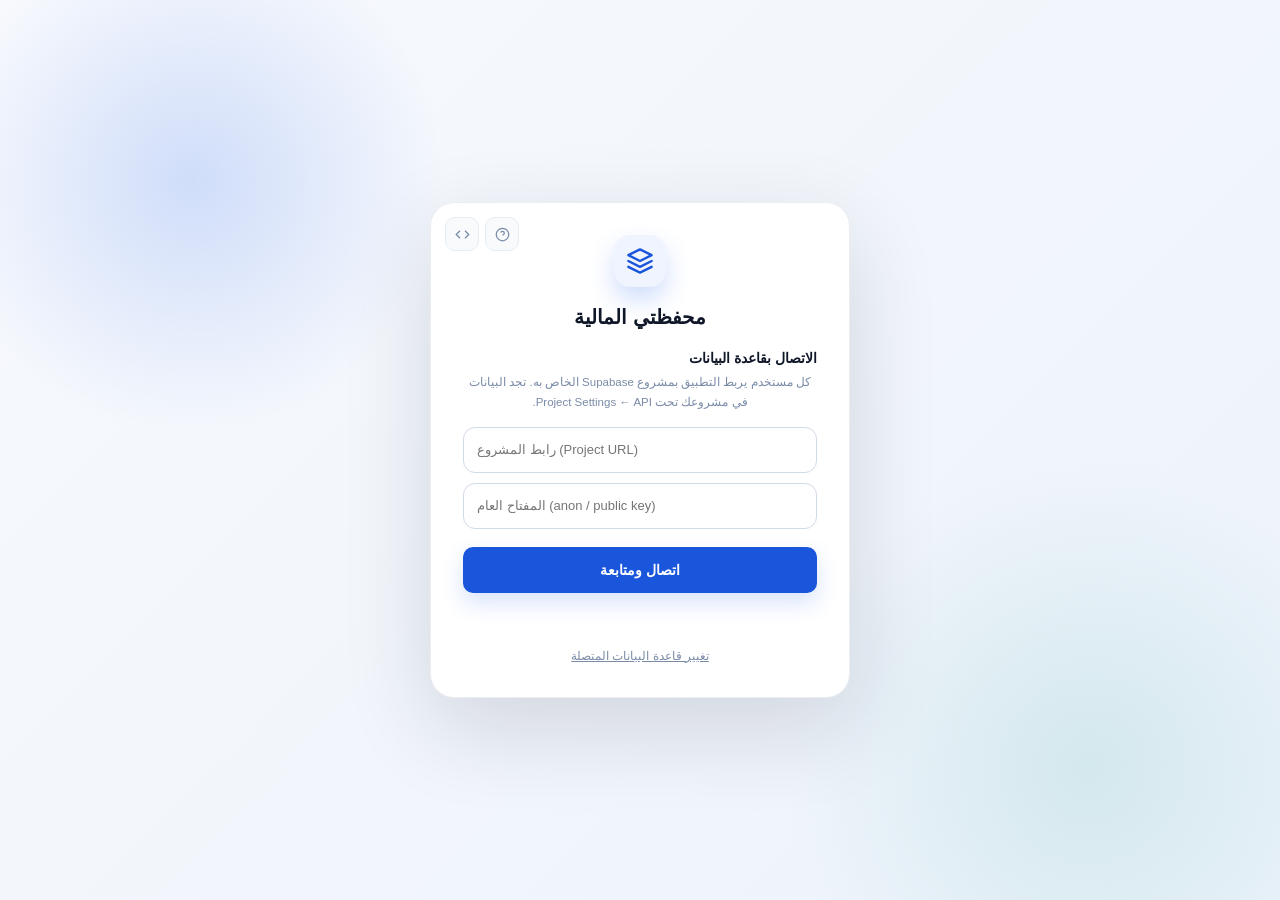
<file: index.html>
<!DOCTYPE html>
<html lang="ar" dir="rtl">
<head>
<meta charset="UTF-8">
<meta name="viewport" content="width=device-width, initial-scale=1.0, viewport-fit=cover">
<title>محفظتي — Portfolio Pro</title>
<meta name="description" content="نظام إدارة المحفظة المالية الشخصية — أسهم، معادن، شهادات، ديون، أقساط، زكاة، ضرائب">
<link rel="manifest" href="manifest.json">
<meta name="theme-color" content="#1a56db" media="(prefers-color-scheme: light)">
<meta name="theme-color" content="#0f1729" media="(prefers-color-scheme: dark)">
<meta name="color-scheme" content="light dark">
<link rel="icon" type="image/svg+xml" href="icon.svg">
<link rel="apple-touch-icon" href="apple-touch-icon.png">
<meta name="apple-mobile-web-app-capable" content="yes">
<meta name="apple-mobile-web-app-status-bar-style" content="black-translucent">
<meta name="apple-mobile-web-app-title" content="محفظتي">
<meta name="mobile-web-app-capable" content="yes">
<script src="vendor/supabase-js-2.118.0.umd.js" integrity="sha384-TcHRA3zBbn+Lexh5n+Oil4guNPOS3rjNDpGRAN46u/s/mB2IZ50ceC6TYDU2yvgK" crossorigin="anonymous"></script>
<link rel="stylesheet" href="style.css">
</head>
<body>

<!-- ══════════════════════════════════════════════
     AUTH GATE
══════════════════════════════════════════════ -->
<div class="auth-gate" id="auth-gate">
  <div class="auth-box">

    <!-- زرين المساعدة والـ SQL في شاشة الاتصال -->
    <div class="auth-top-actions">
      <button onclick="openHelpModal()" title="دليل الاستخدام">
        <svg viewBox="0 0 24 24"><circle cx="12" cy="12" r="10"/><path d="M9.09 9a3 3 0 015.83 1c0 2-3 3-3 3"/><line x1="12" y1="17" x2="12.01" y2="17"/></svg>
      </button>
      <button onclick="openSqlModal()" title="كود قاعدة البيانات">
        <svg viewBox="0 0 24 24"><polyline points="16 18 22 12 16 6"/><polyline points="8 6 2 12 8 18"/></svg>
      </button>
    </div>

    <div class="auth-logo">
      <svg viewBox="0 0 24 24" fill="none" stroke="currentColor" stroke-width="2" stroke-linecap="round" stroke-linejoin="round">
        <path d="M12 2L2 7l10 5 10-5-10-5z"/>
        <path d="M2 17l10 5 10-5"/>
        <path d="M2 12l10 5 10-5"/>
      </svg>
    </div>
    <h1>محفظتي المالية</h1>

    <div id="auth-step-connect">
      <h2 style="margin-top:14px">الاتصال بقاعدة البيانات</h2>
      <p class="auth-hint">كل مستخدم يربط التطبيق بمشروع Supabase الخاص به. تجد البيانات في مشروعك تحت Project Settings ← API.</p>
      <input id="conn-url" placeholder="رابط المشروع (Project URL)" style="direction:ltr;text-align:left" autocomplete="off">
      <input id="conn-key" placeholder="المفتاح العام (anon / public key)" style="direction:ltr;text-align:left" autocomplete="off">
      <button class="auth-submit" onclick="connectSupabase()">اتصال ومتابعة</button>
      <div class="auth-error" id="conn-error"></div>
    </div>

    <div id="auth-step-login" class="hidden">
      <div class="auth-tabs">
        <button id="auth-tab-login" class="active" onclick="setAuthTab('login')">تسجيل الدخول</button>
        <button id="auth-tab-signup" onclick="setAuthTab('signup')">حساب جديد</button>
      </div>
      <form id="auth-form-login" onsubmit="return false">
        <input id="login-email" type="email" placeholder="البريد الإلكتروني" autocomplete="username">
        <input id="login-password" type="password" placeholder="كلمة المرور" autocomplete="current-password">
        <button class="auth-submit" onclick="doLogin()" type="button">دخول</button>
      </form>
      <form id="auth-form-signup" class="hidden" onsubmit="return false">
        <input id="signup-username" placeholder="اسم المستخدم" autocomplete="off">
        <input id="signup-email" type="email" placeholder="البريد الإلكتروني" autocomplete="username">
        <input id="signup-password" type="password" placeholder="كلمة المرور (6 أحرف على الأقل)" autocomplete="new-password">
        <input id="signup-password2" type="password" placeholder="تأكيد كلمة المرور" autocomplete="new-password">
        <button class="auth-submit" onclick="doSignup()">إنشاء الحساب</button>
      </div>
      <div class="auth-error" id="auth-error"></div>
      <div class="auth-link" onclick="disconnectSupabase()">تغيير قاعدة البيانات المتصلة</div>
    </div>

    <div id="auth-loading" class="hidden">
      <div class="auth-spinner"></div>
      <p style="text-align:center;font-size:12px;color:var(--muted)">جاري التحقق...</p>
    </div>
  </div>
</div>

<div class="app hidden" id="main-app">
<!-- ========== SIDEBAR ========== -->
<div class="sidebar-wrap">
<div class="sidebar" id="sidebar">
  <div class="sidebar-header">
    <div class="logo-icon">
      <svg viewBox="0 0 24 24"><path d="M12 2L2 7l10 5 10-5-10-5z"/><path d="M2 17l10 5 10-5"/><path d="M2 12l10 5 10-5"/></svg>
    </div>
    <div class="logo-text">
      <div class="logo-title">محفظتي</div>
      <div class="logo-sub">Portfolio Pro</div>
    </div>
  </div>

  <!-- ═══ الرئيسية ═══ -->
  <div class="nav-section">
    <div class="nav-label">الرئيسية</div>
    <div class="nav-item active" data-page="dashboard" onclick="nav('dashboard')">
      <div class="nav-icon"><svg viewBox="0 0 24 24"><rect x="3" y="3" width="7" height="7" rx="1"/><rect x="14" y="3" width="7" height="7" rx="1"/><rect x="3" y="14" width="7" height="7" rx="1"/><rect x="14" y="14" width="7" height="7" rx="1"/></svg></div>
      <span class="nav-text">لوحة التحكم</span>
      <span class="nav-badge" id="nb-dash" style="display:none">0</span>
    </div>
  </div>

  <!-- ═══ الحسابات ═══ -->
  <div class="nav-section">
    <div class="nav-label">الحسابات</div>
    <div class="nav-item" data-page="banks" onclick="nav('banks')">
      <div class="nav-icon"><svg viewBox="0 0 24 24"><path d="M3 9l9-7 9 7v11a2 2 0 01-2 2H5a2 2 0 01-2-2z"/><polyline points="9 22 9 12 15 12 15 22"/></svg></div>
      <span class="nav-text">الحسابات البنكية</span>
    </div>
  </div>

  <!-- ═══ الاستثمارات ═══ -->
  <div class="nav-section">
    <div class="nav-label">الاستثمارات</div>
    <div class="nav-item" data-page="stocks" onclick="nav('stocks')">
      <div class="nav-icon"><svg viewBox="0 0 24 24"><polyline points="22 7 13.5 15.5 8.5 10.5 2 17"/><polyline points="16 7 22 7 22 13"/></svg></div>
      <span class="nav-text">الأسهم والصناديق</span>
    </div>
    <div class="nav-item" data-page="metals" onclick="nav('metals')">
      <div class="nav-icon"><svg viewBox="0 0 24 24"><polygon points="12 2 15.09 8.26 22 9.27 17 14.14 18.18 21.02 12 17.77 5.82 21.02 7 14.14 2 9.27 8.91 8.26 12 2"/></svg></div>
      <span class="nav-text">المعادن الثمينة</span>
    </div>
    <div class="nav-item" data-page="certs" onclick="nav('certs')">
      <div class="nav-icon"><svg viewBox="0 0 24 24"><path d="M14 2H6a2 2 0 00-2 2v16a2 2 0 002 2h12a2 2 0 002-2V8z"/><polyline points="14 2 14 8 20 8"/><line x1="9" y1="13" x2="15" y2="13"/><line x1="9" y1="17" x2="13" y2="17"/></svg></div>
      <span class="nav-text">الشهادات الادخارية</span>
      <span class="nav-badge" id="nb-cert" style="display:none">0</span>
    </div>
  </div>

  <!-- ═══ الالتزامات ═══ -->
  <div class="nav-section">
    <div class="nav-label">الالتزامات</div>
    <div class="nav-item" data-page="debts" onclick="nav('debts')">
      <div class="nav-icon"><svg viewBox="0 0 24 24"><path d="M20.84 4.61a5.5 5.5 0 00-7.78 0L12 5.67l-1.06-1.06a5.5 5.5 0 00-7.78 7.78l1.06 1.06L12 21.23l7.78-7.78 1.06-1.06a5.5 5.5 0 000-7.78z"/></svg></div>
      <span class="nav-text">الديون</span>
    </div>
    <div class="nav-item" data-page="installments" onclick="nav('installments')">
      <div class="nav-icon"><svg viewBox="0 0 24 24"><rect x="3" y="4" width="18" height="18" rx="2"/><line x1="16" y1="2" x2="16" y2="6"/><line x1="8" y1="2" x2="8" y2="6"/><line x1="3" y1="10" x2="21" y2="10"/><path d="M9 15l2 2 4-4"/></svg></div>
      <span class="nav-text">الأقساط</span>
    </div>
    <div class="nav-item" data-page="recurring" onclick="nav('recurring')">
      <div class="nav-icon"><svg viewBox="0 0 24 24"><polyline points="17 1 21 5 17 9"/><path d="M3 11V9a4 4 0 014-4h14"/><polyline points="7 23 3 19 7 15"/><path d="M21 13v2a4 4 0 01-4 4H3"/></svg></div>
      <span class="nav-text">عمليات متكررة</span>
    </div>
    <div class="nav-item" data-page="goals" onclick="nav('goals')">
      <div class="nav-icon"><svg viewBox="0 0 24 24"><circle cx="12" cy="12" r="10"/><circle cx="12" cy="12" r="6"/><circle cx="12" cy="12" r="2"/></svg></div>
      <span class="nav-text">الأهداف</span>
    </div>
  </div>

  <!-- ═══ التحليل ═══ -->
  <div class="nav-section">
    <div class="nav-label">التحليل</div>
    <div class="nav-item" data-page="forecast" onclick="nav('forecast')">
      <div class="nav-icon"><svg viewBox="0 0 24 24"><path d="M3 3v18h18"/><path d="M18.7 8l-5.1 5.2-2.8-2.7L7 14.3"/></svg></div>
      <span class="nav-text">التوقعات</span>
    </div>
    <div class="nav-item" data-page="risk" onclick="nav('risk')">
      <div class="nav-icon"><svg viewBox="0 0 24 24"><path d="M10.29 3.86L1.82 18a2 2 0 001.71 3h16.94a2 2 0 001.71-3L13.71 3.86a2 2 0 00-3.42 0z"/><line x1="12" y1="9" x2="12" y2="13"/><line x1="12" y1="17" x2="12.01" y2="17"/></svg></div>
      <span class="nav-text">تحليل المخاطر</span>
    </div>
    <div class="nav-item" data-page="rebalancing" onclick="nav('rebalancing')">
      <div class="nav-icon"><svg viewBox="0 0 24 24"><line x1="4" y1="21" x2="4" y2="14"/><line x1="4" y1="10" x2="4" y2="3"/><line x1="12" y1="21" x2="12" y2="12"/><line x1="12" y1="8" x2="12" y2="3"/><line x1="20" y1="21" x2="20" y2="16"/><line x1="20" y1="12" x2="20" y2="3"/><line x1="1" y1="14" x2="7" y2="14"/><line x1="9" y1="8" x2="15" y2="8"/><line x1="17" y1="16" x2="23" y2="16"/></svg></div>
      <span class="nav-text">إعادة التوازن</span>
    </div>
    <div class="nav-item" data-page="comparisons" onclick="nav('comparisons')">
      <div class="nav-icon"><svg viewBox="0 0 24 24"><polyline points="22 12 18 12 15 21 9 3 6 12 2 12"/></svg></div>
      <span class="nav-text">المقارنات</span>
    </div>
  </div>

  <!-- ═══ أدوات ═══ -->
  <div class="nav-section">
    <div class="nav-label">أدوات</div>
    <div class="nav-item" data-page="prices" onclick="nav('prices')">
      <div class="nav-icon"><svg viewBox="0 0 24 24"><path d="M23 4v6h-6"/><path d="M1 20v-6h6"/><path d="M3.51 9a9 9 0 0114.85-3.36L23 10M1 14l4.64 4.36A9 9 0 0020.49 15"/></svg></div>
      <span class="nav-text">تحديث الأسعار</span>
    </div>
    <div class="nav-item" data-page="reports" onclick="nav('reports')">
      <div class="nav-icon"><svg viewBox="0 0 24 24"><line x1="18" y1="20" x2="18" y2="10"/><line x1="12" y1="20" x2="12" y2="4"/><line x1="6" y1="20" x2="6" y2="14"/></svg></div>
      <span class="nav-text">التقارير</span>
    </div>
    <div class="nav-item" data-page="zakat" onclick="nav('zakat')">
      <div class="nav-icon"><svg viewBox="0 0 24 24"><circle cx="12" cy="12" r="10"/><path d="M12 6v6l4 2"/></svg></div>
      <span class="nav-text">الزكاة</span>
    </div>
    <div class="nav-item" data-page="tax" onclick="nav('tax')">
      <div class="nav-icon"><svg viewBox="0 0 24 24"><path d="M14 2H6a2 2 0 00-2 2v16a2 2 0 002 2h12a2 2 0 002-2V8z"/><line x1="9" y1="15" x2="15" y2="15"/><line x1="12" y1="12" x2="12" y2="18"/></svg></div>
      <span class="nav-text">الضرائب</span>
    </div>
    <div class="nav-item" data-page="audit" onclick="nav('audit')">
      <div class="nav-icon"><svg viewBox="0 0 24 24"><path d="M14 2H6a2 2 0 00-2 2v16a2 2 0 002 2h12a2 2 0 002-2V8z"/><polyline points="14 2 14 8 20 8"/><line x1="16" y1="13" x2="8" y2="13"/><line x1="16" y1="17" x2="8" y2="17"/></svg></div>
      <span class="nav-text">سجل التغييرات</span>
    </div>
    <div class="nav-item" data-page="settings" onclick="nav('settings')">
      <div class="nav-icon"><svg viewBox="0 0 24 24"><circle cx="12" cy="12" r="3"/><path d="M19.4 15a1.65 1.65 0 00.33 1.82l.06.06a2 2 0 11-2.83 2.83l-.06-.06a1.65 1.65 0 00-1.82-.33 1.65 1.65 0 00-1 1.51V21a2 2 0 01-4 0v-.09A1.65 1.65 0 009 19.4a1.65 1.65 0 00-1.82.33l-.06.06a2 2 0 11-2.83-2.83l.06-.06a1.65 1.65 0 00.33-1.82 1.65 1.65 0 00-1.51-1H3a2 2 0 010-4h.09A1.65 1.65 0 004.6 9a1.65 1.65 0 00-.33-1.82l-.06-.06a2 2 0 112.83-2.83l.06.06a1.65 1.65 0 001.82.33H9a1.65 1.65 0 001-1.51V3a2 2 0 014 0v.09a1.65 1.65 0 001 1.51 1.65 1.65 0 001.82-.33l.06-.06a2 2 0 112.83 2.83l-.06.06a1.65 1.65 0 00-.33 1.82V9a1.65 1.65 0 001.51 1H21a2 2 0 010 4h-.09a1.65 1.65 0 00-1.51 1z"/></svg></div>
      <span class="nav-text">الإعدادات</span>
    </div>
  </div>

  <!-- ═══ Footer ═══ -->
  <div class="sidebar-footer">
    <div class="sidebar-total">
      <div class="sidebar-total-label">إجمالي المحفظة</div>
      <div class="sidebar-total-value" id="sidebar-total">—</div>
      <div class="sidebar-total-sub" id="sidebar-sync">جاري التحميل...</div>
    </div>
    <div class="sidebar-actions">
      <button class="sidebar-btn" onclick="exportBackup()" title="نسخة احتياطية (JSON)">
        <svg viewBox="0 0 24 24"><path d="M21 15v4a2 2 0 01-2 2H5a2 2 0 01-2-2v-4"/><polyline points="7 10 12 15 17 10"/><line x1="12" y1="15" x2="12" y2="3"/></svg>
        <span>نسخ</span>
      </button>
      <button class="sidebar-btn" onclick="document.getElementById('import-file').click()" title="استيراد من نسخة احتياطية">
        <svg viewBox="0 0 24 24"><path d="M21 15v4a2 2 0 01-2 2H5a2 2 0 01-2-2v-4"/><polyline points="17 8 12 3 7 8"/><line x1="12" y1="3" x2="12" y2="15"/></svg>
        <span>استيراد</span>
      </button>
      <button class="sidebar-btn" onclick="toggleDark()" title="تبديل الوضع الليلي">
        <svg id="dark-icon" viewBox="0 0 24 24"><path d="M21 12.79A9 9 0 1111.21 3 7 7 0 0021 12.79z"/></svg>
        <span id="dark-text">ليلي</span>
      </button>
    </div>
    <div id="sidebar-username" style="font-size:10.5px;color:var(--muted);text-align:center;margin-top:6px;white-space:nowrap;overflow:hidden;text-overflow:ellipsis"></div>
    <input type="file" id="import-file" accept=".json" style="display:none" onchange="importBackup(this)">
  </div>
</div>
<div class="collapse-btn" onclick="toggleSidebar()" title="طي / توسيع">
  <svg viewBox="0 0 24 24"><polyline points="15 18 9 12 15 6"/></svg>
</div>
</div>

<!-- ========== MAIN ========== -->
<div class="main">
  <div class="topbar">
    <div>
      <div class="topbar-title" id="topbar-title">لوحة التحكم</div>
      <div class="topbar-subtitle" id="topbar-sub">نظرة شاملة على محفظتك</div>
    </div>
    <div class="topbar-spacer"></div>
    <div class="topbar-actions">

      <select id="global-period-select" onchange="setPeriodFromSelect(this.value)" class="period-select">
        <option value="3m">3 أشهر</option>
        <option value="6m">6 أشهر</option>
        <option value="1y" selected>سنة واحدة</option>
        <option value="2y">سنتان</option>
        <option value="5y">5 سنوات</option>
        <option value="all">الكل</option>
        <option value="custom">فترة مخصصة...</option>
      </select>

      <div id="global-custom-range" class="global-custom-range hidden">
        <input type="date" id="global-date-from" style="padding:5px 7px;font-size:11px;border-radius:6px;border:.5px solid var(--border2);background:var(--surface);color:var(--text);width:128px">
        <span style="color:var(--muted);font-size:10px">إلى</span>
        <input type="date" id="global-date-to" style="padding:5px 7px;font-size:11px;border-radius:6px;border:.5px solid var(--border2);background:var(--surface);color:var(--text);width:128px">
        <button class="btn btn-primary btn-sm" onclick="applyGlobalCustomRange()">تطبيق</button>
      </div>

      <button class="btn btn-outline btn-sm" onclick="loadAll()" title="تحديث البيانات">
        <svg viewBox="0 0 24 24"><polyline points="23 4 23 10 17 10"/><polyline points="1 20 1 14 7 14"/><path d="M3.51 9a9 9 0 0114.85-3.36L23 10M1 14l4.64 4.36A9 9 0 0020.49 15"/></svg>
        تحديث
      </button>

      <!-- ═══ زر المساعدة ═══ -->
      <button class="topbar-icon-btn" onclick="openHelpModal()" title="دليل الاستخدام">
        <svg viewBox="0 0 24 24"><circle cx="12" cy="12" r="10"/><path d="M9.09 9a3 3 0 015.83 1c0 2-3 3-3 3"/><line x1="12" y1="17" x2="12.01" y2="17"/></svg>
      </button>

      <!-- ═══ زر كود SQL ═══ -->
      <button class="topbar-icon-btn" onclick="openSqlModal()" title="كود قاعدة البيانات">
        <svg viewBox="0 0 24 24"><polyline points="16 18 22 12 16 6"/><polyline points="8 6 2 12 8 18"/></svg>
      </button>

      <!-- ═══ زر الوضع الليلي ═══ -->
      <button class="topbar-icon-btn" onclick="toggleDark()" title="تبديل الوضع الليلي">
        <svg id="topbar-dark-icon" viewBox="0 0 24 24"><path d="M21 12.79A9 9 0 1111.21 3 7 7 0 0021 12.79z"/></svg>
      </button>

      <!-- ═══ زر الإشعارات ═══ -->
      <div class="notif-btn" id="notif-bell" onclick="toggleNotifications()" title="الإشعارات">
        <svg viewBox="0 0 24 24"><path d="M18 8A6 6 0 0 0 6 8c0 7-3 9-3 9h18s-3-2-3-9"/><path d="M13.73 21a2 2 0 0 1-3.46 0"/></svg>
        <span class="notif-badge" id="notif-badge" style="display:none">0</span>
      </div>

    </div>
  </div>
  <div id="shared-context-banner" style="display:none;margin-bottom:14px"></div>
  <div class="content" id="main-content">

<!-- ══════════════════════════════════════════════
     NOTIFICATIONS PANEL
══════════════════════════════════════════════ -->
<div class="notif-panel" id="notif-panel">
  <div class="notif-header">
    <span>الإشعارات</span>
    <button class="btn-icon" onclick="toggleNotifications()" style="width:24px;height:24px">
      <svg viewBox="0 0 24 24"><line x1="18" y1="6" x2="6" y2="18"/><line x1="6" y1="6" x2="18" y2="18"/></svg>
    </button>
  </div>
  <div class="notif-list" id="notif-list"></div>
</div>

<!-- ══════════════════════════════════════════════
     PAGE: DASHBOARD
══════════════════════════════════════════════ -->
<div id="page-dashboard" class="page active">
  <section class="dashboard-hero">
    <div>
      <span class="hero-eyebrow">Portfolio Intelligence</span>
      <h2>قراراتك المالية، أوضح وأسرع.</h2>
      <p>ملخص حي لمحفظتك مع مزامنة كاملة من قاعدة البيانات وتحديثات سوق متأخرة.</p>
    </div>
    <div class="hero-actions">
      <button class="btn btn-primary" onclick="nav('prices');autoFetchStockPrices(true)">تحديث السوق</button>
      <button class="btn btn-outline" onclick="nav('reports')">فتح التقارير</button>
    </div>
  </section>
  <div id="dash-alerts"></div>
  <div class="kpi-grid" id="dash-kpis"></div>

  <div class="grid-2">
    <div class="card">
      <div class="card-header">
        <div class="card-title">
          <div class="card-title-icon" style="background:var(--blue-l);color:var(--blue)"><svg viewBox="0 0 24 24"><path d="M21.21 15.89A10 10 0 118 2.83"/><path d="M22 12A10 10 0 0012 2v10z"/></svg></div>
          توزيع المحفظة
        </div>
      </div>
      <div class="card-body"><div class="chart-box"><canvas id="dash-pie"></canvas></div></div>
    </div>
    <div class="card">
      <div class="card-header">
        <div class="card-title">
          <div class="card-title-icon" style="background:var(--green-l);color:var(--green)"><svg viewBox="0 0 24 24"><polyline points="22 7 13.5 15.5 8.5 10.5 2 17"/></svg></div>
          إجمالي المحفظة عبر الزمن
        </div>
      </div>
      <div class="card-body"><div class="chart-box"><canvas id="dash-line"></canvas></div></div>
    </div>
  </div>

  <div class="card">
    <div class="card-header">
      <div class="card-title">
        <div class="card-title-icon" style="background:var(--purple-l);color:var(--purple)"><svg viewBox="0 0 24 24"><polyline points="22 12 18 12 15 21 9 3 6 12 2 12"/></svg></div>
        فئات المحفظة عبر الزمن
      </div>
    </div>
    <div class="card-body"><div class="chart-box" style="min-height:200px"><canvas id="dash-stacked"></canvas></div></div>
  </div>

  <div class="grid-2" id="dash-movers"></div>

  <div class="card">
    <div class="card-header">
      <div class="card-title">
        <div class="card-title-icon" style="background:var(--gold-l);color:var(--gold)"><svg viewBox="0 0 24 24"><circle cx="12" cy="12" r="10"/><polyline points="12 6 12 12 16 14"/></svg></div>
        آخر العمليات
      </div>
      <div style="display:flex;align-items:center;gap:8px">
        <span style="font-size:11px;color:var(--muted)">عدد:</span>
        <input type="number" id="recent-count-input" value="25" min="1" max="200" style="width:60px;padding:4px 8px;border:.5px solid var(--border2);border-radius:6px;font-size:12px;font-family:var(--font);color:var(--text);background:var(--surface);direction:ltr" onchange="renderRecent()">
      </div>
    </div>
    <div class="card-body no-pad">
      <div class="table-wrap"><table>
        <thead><tr><th>التاريخ</th><th>النوع</th><th>الفئة</th><th>المبلغ</th><th>المصدر</th><th>ملاحظات</th></tr></thead>
        <tbody id="dash-recent"></tbody>
      </table></div>
    </div>
  </div>

  <div id="dash-goals-section"></div>
</div>

<!-- ══════════════════════════════════════════════
     PAGE: BANKS
══════════════════════════════════════════════ -->
<div id="page-banks" class="page">
  <div class="kpi-grid" id="bank-kpis"></div>

  <div class="filter-bar" style="justify-content:space-between">
    <div style="display:flex;gap:8px;flex-wrap:wrap">
      <button class="btn btn-teal" onclick="openModal('modal-add-bank')">
        <svg viewBox="0 0 24 24"><line x1="12" y1="5" x2="12" y2="19"/><line x1="5" y1="12" x2="19" y2="12"/></svg>
        حساب جديد
      </button>
      <button class="btn btn-success" onclick="openModal('modal-dep')">
        <svg viewBox="0 0 24 24"><path d="M12 5v14M5 12l7 7 7-7"/></svg>
        إيداع
      </button>
      <button class="btn btn-gold" onclick="openModal('modal-wit')">
        <svg viewBox="0 0 24 24"><path d="M12 19V5M5 12l7-7 7 7"/></svg>
        سحب
      </button>
      <button class="btn btn-primary" onclick="openModal('modal-transfer')">
        <svg viewBox="0 0 24 24"><polyline points="17 1 21 5 17 9"/><path d="M3 11V9a4 4 0 014-4h14"/><polyline points="7 23 3 19 7 15"/><path d="M21 13v2a4 4 0 01-4 4H3"/></svg>
        تحويل
      </button>
      <button class="btn btn-outline" onclick="openCSVImport()">
        <svg viewBox="0 0 24 24"><path d="M14 2H6a2 2 0 00-2 2v16a2 2 0 002 2h12a2 2 0 002-2V8z"/><polyline points="14 2 14 8 20 8"/><line x1="12" y1="18" x2="12" y2="12"/><polyline points="9 15 12 12 15 15"/></svg>
        استيراد كشف (CSV)
      </button>
    </div>
    <div class="period-bar" id="bank-sort-bar">
      <div class="period-btn active" data-s="desc" onclick="setBankSort('desc');document.querySelectorAll('#bank-sort-bar .period-btn').forEach(x=>x.classList.remove('active'));this.classList.add('active')">الأكبر أولاً</div>
      <div class="period-btn" data-s="asc" onclick="setBankSort('asc');document.querySelectorAll('#bank-sort-bar .period-btn').forEach(x=>x.classList.remove('active'));this.classList.add('active')">الأصغر أولاً</div>
    </div>
  </div>

  <div class="bank-cards-grid" id="bank-cards"></div>

  <div class="card">
    <div class="card-header">
      <div class="card-title">
        <div class="card-title-icon" style="background:var(--teal-l);color:var(--teal)"><svg viewBox="0 0 24 24"><rect x="1" y="4" width="22" height="16" rx="2"/><line x1="1" y1="10" x2="23" y2="10"/></svg></div>
        <span id="bank-table-title">كشف الحساب</span>
      </div>
    </div>
    <div class="card-body no-pad">
      <div class="tab-bar" id="bank-tabs" style="margin:10px 16px 0;border:none;background:transparent"></div>
      <div id="bank-txn-filters" style="display:flex;gap:6px;flex-wrap:wrap;padding:10px 16px 0"></div>
      <div class="table-wrap"><table>
        <thead id="bank-txns-thead"><tr><th>التاريخ</th><th>النوع</th><th>الفئة</th><th>المبلغ</th><th>الرصيد بعد</th><th>ملاحظات</th><th></th></tr></thead>
        <tbody id="bank-txns-tbody"></tbody>
      </table></div>
    </div>
  </div>
</div>

<!-- ══════════════════════════════════════════════
     PAGE: STOCKS
══════════════════════════════════════════════ -->
<div id="page-stocks" class="page">
  <div class="tab-bar" style="margin-bottom:16px">
    <div class="tab active" data-market="ALL" onclick="setStockMarket('ALL',this)">كل الأسواق</div>
    <div class="tab" data-market="EGX" onclick="setStockMarket('EGX',this)">البورصة المصرية</div>
    <div class="tab" data-market="TADAWUL" onclick="setStockMarket('TADAWUL',this)">تداول السعودي</div>
    <div class="tab" data-market="ADX" onclick="setStockMarket('ADX',this)">أبوظبي / دبي</div>
    <div class="tab" data-market="NYSE" onclick="setStockMarket('NYSE',this)">NYSE / NASDAQ</div>
    <div class="tab" data-market="CRYPTO" onclick="setStockMarket('CRYPTO',this)">كريبتو</div>
  </div>

  <div class="kpi-grid" id="stock-kpis"></div>

  <div style="display:flex;gap:8px;flex-wrap:wrap;margin-bottom:16px">
    <button class="btn btn-success" onclick="openModal('modal-buy')">
      <svg viewBox="0 0 24 24"><polyline points="22 7 13.5 15.5 8.5 10.5 2 17"/><polyline points="16 7 22 7 22 13"/></svg>
      شراء
    </button>
    <button class="btn btn-danger" onclick="openModal('modal-sell')">
      <svg viewBox="0 0 24 24"><polyline points="22 17 13.5 8.5 8.5 13.5 2 7"/><polyline points="16 17 22 17 22 11"/></svg>
      بيع
    </button>
    <button class="btn btn-purple" onclick="openModal('modal-dividend')">
      <svg viewBox="0 0 24 24"><line x1="12" y1="1" x2="12" y2="23"/><path d="M17 5H9.5a3.5 3.5 0 000 7h5a3.5 3.5 0 010 7H6"/></svg>
      توزيع أرباح
    </button>
  </div>

  <div class="card">
    <div class="card-header">
      <div class="card-title">
        <div class="card-title-icon" style="background:var(--green-l);color:var(--green)"><svg viewBox="0 0 24 24"><polyline points="22 7 13.5 15.5 8.5 10.5 2 17"/></svg></div>
        الحيازات الحالية
      </div>
    </div>
    <div class="card-body"><div class="cards-grid" id="holdings-cards"></div></div>
  </div>

  <div id="stocks-insights"></div>

  <div class="card">
    <div class="card-header">
      <div class="card-title">
        <div class="card-title-icon" style="background:var(--blue-l);color:var(--blue)"><svg viewBox="0 0 24 24"><path d="M14 2H6a2 2 0 00-2 2v16a2 2 0 002 2h12a2 2 0 002-2V8z"/></svg></div>
        سجل العمليات
      </div>
    </div>
    <div class="card-body no-pad">
      <div class="table-wrap"><table>
        <thead><tr><th>التاريخ</th><th>النوع</th><th>الكود</th><th>الاسم</th><th>الكمية</th><th>السعر</th><th>الإجمالي</th><th>عمولة</th><th>الصافي</th><th>ربح/خسارة</th><th>الحساب</th><th></th></tr></thead>
        <tbody id="stock-txns-tbody"></tbody>
      </table></div>
    </div>
  </div>

  <div class="card" style="margin-top:16px">
    <div class="card-header">
      <div class="card-title">
        <div class="card-title-icon" style="background:var(--purple-l);color:var(--purple)"><svg viewBox="0 0 24 24"><line x1="12" y1="1" x2="12" y2="23"/><path d="M17 5H9.5a3.5 3.5 0 000 7h5a3.5 3.5 0 010 7H6"/></svg></div>
        أرباح الأسهم الموزعة
      </div>
    </div>
    <div class="card-body">
      <div class="kpi-grid" id="div-kpis" style="margin-bottom:14px"></div>
      <div class="table-wrap"><table>
        <thead><tr><th>التاريخ</th><th>الكود</th><th>المبلغ</th><th>الحساب</th><th>ملاحظات</th><th></th></tr></thead>
        <tbody id="div-tbody"></tbody>
      </table></div>
    </div>
  </div>
</div>

<!-- ══════════════════════════════════════════════
     PAGE: METALS
══════════════════════════════════════════════ -->
<div id="page-metals" class="page">
  <div class="kpi-grid" id="metal-kpis"></div>

  <div style="display:flex;gap:8px;flex-wrap:wrap;margin-bottom:16px">
    <button class="btn btn-gold" onclick="openModal('modal-metal-buy')">
      <svg viewBox="0 0 24 24"><polygon points="12 2 15.09 8.26 22 9.27 17 14.14 18.18 21.02 12 17.77 5.82 21.02 7 14.14 2 9.27 8.91 8.26 12 2"/></svg>
      شراء معدن
    </button>
    <button class="btn btn-danger" onclick="openModal('modal-metal-sell')">
      <svg viewBox="0 0 24 24"><path d="M20.84 4.61a5.5 5.5 0 00-7.78 0L12 5.67l-1.06-1.06a5.5 5.5 0 00-7.78 7.78l1.06 1.06L12 21.23l7.78-7.78 1.06-1.06a5.5 5.5 0 000-7.78z"/></svg>
      بيع معدن
    </button>
  </div>

  <div class="card">
    <div class="card-header">
      <div class="card-title">
        <div class="card-title-icon" style="background:var(--gold-l);color:var(--gold)"><svg viewBox="0 0 24 24"><polygon points="12 2 15.09 8.26 22 9.27 17 14.14 18.18 21.02 12 17.77 5.82 21.02 7 14.14 2 9.27 8.91 8.26 12 2"/></svg></div>
        الحيازات
      </div>
    </div>
    <div class="card-body"><div class="cards-grid" id="metal-holdings-cards"></div></div>
  </div>

  <div id="metals-insights"></div>

  <div class="card">
    <div class="card-header">
      <div class="card-title">
        <div class="card-title-icon" style="background:var(--gold-l);color:var(--gold)"><svg viewBox="0 0 24 24"><path d="M14 2H6a2 2 0 00-2 2v16a2 2 0 002 2h12a2 2 0 002-2V8z"/></svg></div>
        سجل العمليات
      </div>
    </div>
    <div class="card-body no-pad">
      <div class="table-wrap"><table>
        <thead><tr><th>التاريخ</th><th>النوع</th><th>المعدن</th><th>الوزن</th><th>سعر/جرام</th><th>الإجمالي</th><th>تصنيع</th><th>كاش باك</th><th>الصافي</th><th>ر/خ هذه العملية</th><th>الحساب</th><th></th></tr></thead>
        <tbody id="metal-txns-tbody"></tbody>
      </table></div>
    </div>
  </div>
</div>

<!-- ══════════════════════════════════════════════
     PAGE: CERTS
══════════════════════════════════════════════ -->
<div id="page-certs" class="page">
  <div class="kpi-grid" id="cert-kpis"></div>
  <div id="cert-alerts"></div>

  <div style="display:flex;gap:8px;flex-wrap:wrap;margin-bottom:16px">
    <button class="btn btn-purple" onclick="openModal('modal-cert-add')">
      <svg viewBox="0 0 24 24"><line x1="12" y1="5" x2="12" y2="19"/><line x1="5" y1="12" x2="19" y2="12"/></svg>
      شهادة جديدة
    </button>
    <button class="btn btn-danger" onclick="openModal('modal-cert-break')">
      <svg viewBox="0 0 24 24"><polyline points="9 14 4 9 9 4"/><path d="M20 20v-7a4 4 0 00-4-4H4"/></svg>
      كسر شهادة
    </button>
    <button class="btn btn-success" onclick="openBulkCertPayout()">
      <svg viewBox="0 0 24 24"><line x1="12" y1="1" x2="12" y2="23"/><path d="M17 5H9.5a3.5 3.5 0 000 7h5a3.5 3.5 0 010 7H6"/></svg>
      صرف العائد الإجمالي
    </button>
  </div>

  <div class="card">
  <div class="card-header">
    <div class="card-title">
      <div class="card-title-icon" style="background:var(--purple-l);color:var(--purple)"><svg viewBox="0 0 24 24"><path d="M14 2H6a2 2 0 00-2 2v16a2 2 0 002 2h12a2 2 0 002-2V8z"/></svg></div>
      الشهادات النشطة
    </div>
  </div>
  <div class="card-body"><div class="cards-grid" id="cert-cards"></div></div>
</div>

<div id="cert-matured-section"></div>
</div>

<!-- ══════════════════════════════════════════════
     PAGE: DEBTS
══════════════════════════════════════════════ -->
<div id="page-debts" class="page">
  <div class="kpi-grid" id="debt-kpis"></div>

  <div style="display:flex;gap:8px;flex-wrap:wrap;margin-bottom:16px">
    <button class="btn btn-danger" onclick="openModal('modal-debt-add')">
      <svg viewBox="0 0 24 24"><line x1="12" y1="5" x2="12" y2="19"/><line x1="5" y1="12" x2="19" y2="12"/></svg>
      إضافة دين / التزام
    </button>
    <button class="btn btn-success" onclick="openModal('modal-debt-pay')">
      <svg viewBox="0 0 24 24"><polyline points="20 6 9 17 4 12"/></svg>
      تسجيل دفعة
    </button>
  </div>

  <div id="debts-list"></div>
  <div id="debts-payments-log"></div>
</div>

<!-- ══════════════════════════════════════════════
     PAGE: INSTALLMENTS
══════════════════════════════════════════════ -->
<div id="page-installments" class="page">
  <div class="kpi-grid" id="inst-kpis"></div>

  <div style="display:flex;gap:8px;flex-wrap:wrap;margin-bottom:16px">
    <button class="btn btn-primary" onclick="openModal('modal-installment-add')">
      <svg viewBox="0 0 24 24"><line x1="12" y1="5" x2="12" y2="19"/><line x1="5" y1="12" x2="19" y2="12"/></svg>
      قسط جديد
    </button>
  </div>

  <div class="cards-grid" id="inst-list"></div>
  <div id="inst-payments-log"></div>
</div>

<!-- ══════════════════════════════════════════════
     PAGE: RECURRING
══════════════════════════════════════════════ -->
<div id="page-recurring" class="page">
  <div id="recurring-detector"></div>
  <div class="kpi-grid" id="recurring-kpis" style="margin-bottom:16px"></div>

  <div style="display:flex;gap:8px;flex-wrap:wrap;margin-bottom:16px;justify-content:space-between">
    <div style="display:flex;gap:8px;flex-wrap:wrap">
      <button class="btn btn-teal" onclick="openModal('modal-recurring-add')">
        <svg viewBox="0 0 24 24"><line x1="12" y1="5" x2="12" y2="19"/><line x1="5" y1="12" x2="19" y2="12"/></svg>
        إضافة عملية متكررة
      </button>
      <button class="btn btn-success" onclick="applyAllRecurring()">
        <svg viewBox="0 0 24 24"><polygon points="5 3 19 12 5 21 5 3"/></svg>
        تطبيق كل المستحق
      </button>
    </div>
    <div class="tab-bar" id="recurring-filter-tabs" style="border:none;background:transparent"></div>
  </div>

  <div class="cards-grid" id="recurring-cards"></div>
</div>

<!-- ══════════════════════════════════════════════
     PAGE: GOALS
══════════════════════════════════════════════ -->
<div id="page-goals" class="page">
  <button class="btn btn-purple" onclick="openModal('modal-goal-add')" style="margin-bottom:16px">
    <svg viewBox="0 0 24 24"><circle cx="12" cy="12" r="10"/><circle cx="12" cy="12" r="6"/><circle cx="12" cy="12" r="2"/></svg>
    هدف جديد
  </button>
  <div id="goals-list"></div>
</div>

<!-- ══════════════════════════════════════════════
     PAGE: FORECAST
══════════════════════════════════════════════ -->
<div id="page-forecast" class="page">
  <div class="kpi-grid" id="fc-kpis"></div>
  <div id="fc-content"></div>
</div>

<!-- ══════════════════════════════════════════════
     PAGE: RISK
══════════════════════════════════════════════ -->
<div id="page-risk" class="page">
  <div class="kpi-grid" id="risk-kpis"></div>
  <div id="risk-content"></div>
</div>

<!-- ══════════════════════════════════════════════
     PAGE: REBALANCING
══════════════════════════════════════════════ -->
<div id="page-rebalancing" class="page">
  <div class="kpi-grid" id="rb-kpis"></div>

  <div class="grid-2" style="align-items:start">
    <div class="card">
      <div class="card-header">
        <div class="card-title">
          <div class="card-title-icon" style="background:var(--blue-l);color:var(--blue)"><svg viewBox="0 0 24 24"><line x1="4" y1="21" x2="4" y2="14"/><line x1="4" y1="10" x2="4" y2="3"/><line x1="12" y1="21" x2="12" y2="12"/><line x1="12" y1="8" x2="12" y2="3"/><line x1="20" y1="21" x2="20" y2="16"/><line x1="20" y1="12" x2="20" y2="3"/></svg></div>
          إعدادات التوازن
        </div>
      </div>
      <div class="card-body" id="rb-targets"></div>
    </div>
    <div class="card">
      <div class="card-header">
        <div class="card-title">
          <div class="card-title-icon" style="background:var(--green-l);color:var(--green)"><svg viewBox="0 0 24 24"><line x1="12" y1="1" x2="12" y2="23"/><path d="M17 5H9.5a3.5 3.5 0 000 7h5a3.5 3.5 0 010 7H6"/></svg></div>
          توزيع مبلغ جديد
        </div>
      </div>
      <div class="card-body">
        <div class="form-group">
          <label class="form-label">المبلغ الذي تريد استثماره</label>
          <input class="form-control" type="number" step="0.01" id="rb-amount" placeholder="10000" oninput="renderRebalanceCalculator()">
          <div class="form-hint">سيوزّع المبلغ تلقائياً على الفئات الناقصة حسب أهدافك</div>
        </div>
        <div id="rb-calculator-result"></div>
      </div>
    </div>
  </div>

  <div class="card" style="margin-top:16px">
    <div class="card-header">
      <div class="card-title">
        <div class="card-title-icon" style="background:var(--gold-l);color:var(--gold)"><svg viewBox="0 0 24 24"><polyline points="22 12 18 12 15 21 9 3 6 12 2 12"/></svg></div>
        مقارنة التوزيع الحالي بالمستهدف
      </div>
    </div>
    <div class="card-body no-pad"><div class="table-wrap"><table id="rb-table"></table></div></div>
  </div>
</div>

<!-- ══════════════════════════════════════════════
     PAGE: COMPARISONS
══════════════════════════════════════════════ -->
<div id="page-comparisons" class="page">
  <div class="kpi-grid" id="cmp-kpis"></div>
  <div class="tab-bar" id="cmp-tabs" style="margin-bottom:16px"></div>
  <div id="cmp-active"></div>
  <div class="card" style="margin-bottom:16px">
    <div class="card-header">
      <div class="card-title">
        <div class="card-title-icon" style="background:var(--blue-l);color:var(--blue)"><svg viewBox="0 0 24 24"><polyline points="22 12 18 12 15 21 9 3 6 12 2 12"/></svg></div>
        آخر 12 شهر — دخل / مصروف / صافي
      </div>
    </div>
    <div class="card-body"><div class="chart-box" style="min-height:260px"><canvas id="cmp-monthly-chart"></canvas></div></div>
  </div>
  <div id="cmp-categories"></div>
</div>

<!-- ══════════════════════════════════════════════
     PAGE: PRICES
══════════════════════════════════════════════ -->
<div id="page-prices" class="page">
  <div class="grid-3">
    <div class="card">
      <div class="card-header">
        <div class="card-title">
          <div class="card-title-icon" style="background:var(--blue-l);color:var(--blue)"><svg viewBox="0 0 24 24"><polyline points="22 7 13.5 15.5 8.5 10.5 2 17"/></svg></div>
          أسعار الأسهم
        </div>
      </div>
      <div class="card-body">
        <div id="stock-prices-list"></div>
        <button class="btn btn-outline btn-sm" onclick="autoFetchStockPrices(true)" style="margin-top:10px;width:100%">
          تحديث متأخر من السوق (كل 12 ساعة)
        </button>
        <button class="btn btn-primary btn-sm" onclick="saveStockPrices()" style="margin-top:10px;width:100%">
          <svg viewBox="0 0 24 24"><path d="M19 21H5a2 2 0 01-2-2V5a2 2 0 012-2h11l5 5v11a2 2 0 01-2 2z"/><polyline points="17 21 17 13 7 13 7 21"/><polyline points="7 3 7 8 15 8"/></svg>
          حفظ الأسعار
        </button>
      </div>
    </div>

    <div class="card">
      <div class="card-header">
        <div class="card-title">
          <div class="card-title-icon" style="background:var(--gold-l);color:var(--gold)"><svg viewBox="0 0 24 24"><polygon points="12 2 15.09 8.26 22 9.27 17 14.14 18.18 21.02 12 17.77 5.82 21.02 7 14.14 2 9.27 8.91 8.26 12 2"/></svg></div>
          أسعار المعادن
        </div>
      </div>
      <div class="card-body">
        <div id="metal-prices-list"></div>
        <button class="btn btn-gold btn-sm" onclick="saveMetalPrices()" style="margin-top:10px;width:100%">
          <svg viewBox="0 0 24 24"><path d="M19 21H5a2 2 0 01-2-2V5a2 2 0 012-2h11l5 5v11a2 2 0 01-2 2z"/><polyline points="17 21 17 13 7 13 7 21"/><polyline points="7 3 7 8 15 8"/></svg>
          حفظ الأسعار
        </button>
      </div>
    </div>

    <div class="card">
      <div class="card-header">
        <div class="card-title">
          <div class="card-title-icon" style="background:var(--teal-l);color:var(--teal)"><svg viewBox="0 0 24 24"><path d="M23 4v6h-6"/><path d="M1 20v-6h6"/><path d="M3.51 9a9 9 0 0114.85-3.36L23 10M1 14l4.64 4.36A9 9 0 0020.49 15"/></svg></div>
          أسعار الصرف
        </div>
      </div>
      <div class="card-body">
        <div id="exchange-rates-list"></div>
        <div class="form-hint" style="margin-top:8px">أسعار الصرف محفوظة دائماً مقابل الجنيه المصري (EGP) كعملة مرجعية داخلية، ثم تُحوَّل تلقائياً إلى عملتك الأساسية المختارة.</div>
      </div>
    </div>
  </div>
</div>

<!-- ══════════════════════════════════════════════
     PAGE: REPORTS
══════════════════════════════════════════════ -->
<div id="page-reports" class="page">
  <div style="display:flex;justify-content:space-between;align-items:center;margin-bottom:16px;flex-wrap:wrap;gap:10px">
    <div style="font-size:12px;color:var(--muted)">آخر تحديث: <span id="r-last-update">—</span></div>
    <div style="display:flex;gap:8px;flex-wrap:wrap">
      <button class="btn btn-outline" onclick="exportExcel()" title="تصدير كل الجداول إلى Excel">
        <svg viewBox="0 0 24 24"><path d="M14 2H6a2 2 0 00-2 2v16a2 2 0 002 2h12a2 2 0 002-2V8z"/><polyline points="14 2 14 8 20 8"/><line x1="9" y1="15" x2="15" y2="15"/><line x1="9" y1="18" x2="15" y2="18"/></svg>
        تصدير Excel
      </button>
      <button class="btn btn-primary" onclick="exportPDF()">
        <svg viewBox="0 0 24 24"><path d="M14 2H6a2 2 0 00-2 2v16a2 2 0 002 2h12a2 2 0 002-2V8z"/><polyline points="14 2 14 8 20 8"/></svg>
        تصدير PDF
      </button>
    </div>
  </div>

  <div class="kpi-grid" id="report-kpis"></div>

  <div class="card" style="margin-bottom:16px">
    <div class="card-header">
      <div class="card-title">
        <div class="card-title-icon" style="background:var(--teal-l);color:var(--teal)"><svg viewBox="0 0 24 24"><path d="M23 4v6h-6"/><path d="M1 20v-6h6"/></svg></div>
        إجمالي المحفظة بعملة أخرى
      </div>
      <select id="r-currency-sel" class="period-select" onchange="updateReportCurrencyCard()" style="padding:5px 12px;font-size:12px">
        <option value="EGP">EGP</option><option value="USD">USD</option><option value="EUR">EUR</option>
        <option value="GBP">GBP</option><option value="SAR">SAR</option><option value="AED">AED</option>
      </select>
    </div>
    <div class="card-body"><div id="r-currency-grid" style="display:grid;grid-template-columns:repeat(auto-fill,minmax(180px,1fr));gap:12px"></div></div>
  </div>

  <div id="r-category-cards" style="display:grid;grid-template-columns:repeat(auto-fill,minmax(220px,1fr));gap:12px;margin-bottom:16px"></div>

  <div class="card">
    <div class="card-header">
      <div class="card-title">
        <div class="card-title-icon" style="background:var(--blue-l);color:var(--blue)"><svg viewBox="0 0 24 24"><polyline points="22 12 18 12 15 21 9 3 6 12 2 12"/></svg></div>
        أداء المحفظة عبر الزمن
      </div>
    </div>
    <div class="card-body"><div class="chart-box" style="min-height:220px"><canvas id="r-line"></canvas></div></div>
  </div>

  <div class="grid-2">
    <div class="card">
      <div class="card-header"><div class="card-title"><div class="card-title-icon" style="background:var(--purple-l);color:var(--purple)"><svg viewBox="0 0 24 24"><path d="M21.21 15.89A10 10 0 118 2.83"/><path d="M22 12A10 10 0 0012 2v10z"/></svg></div>توزيع المحفظة الكلي</div></div>
      <div class="card-body"><div class="chart-box"><canvas id="r-pie"></canvas></div></div>
    </div>
    <div class="card">
      <div class="card-header"><div class="card-title"><div class="card-title-icon" style="background:var(--green-l);color:var(--green)"><svg viewBox="0 0 24 24"><line x1="18" y1="20" x2="18" y2="10"/><line x1="12" y1="20" x2="12" y2="4"/><line x1="6" y1="20" x2="6" y2="14"/></svg></div>الأرباح والخسائر بالفئة</div></div>
      <div class="card-body"><div class="chart-box"><canvas id="r-pnl"></canvas></div></div>
    </div>
  </div>

  <div class="grid-2">
    <div class="card">
      <div class="card-header"><div class="card-title"><div class="card-title-icon" style="background:var(--blue-l);color:var(--blue)"><svg viewBox="0 0 24 24"><polyline points="22 7 13.5 15.5 8.5 10.5 2 17"/></svg></div>توزيع الأسهم</div></div>
      <div class="card-body" id="r-stocks-alloc"></div>
    </div>
    <div class="card">
      <div class="card-header"><div class="card-title"><div class="card-title-icon" style="background:var(--green-l);color:var(--green)"><svg viewBox="0 0 24 24"><polyline points="22 7 13.5 15.5 8.5 10.5 2 17"/></svg></div>ربح / خسارة الأسهم</div></div>
      <div class="card-body"><div class="chart-box"><canvas id="r-stocks-pnl"></canvas></div></div>
    </div>
  </div>

  <div class="grid-2">
    <div class="card">
      <div class="card-header"><div class="card-title"><div class="card-title-icon" style="background:var(--gold-l);color:var(--gold)"><svg viewBox="0 0 24 24"><polygon points="12 2 15.09 8.26 22 9.27 17 14.14 18.18 21.02 12 17.77 5.82 21.02 7 14.14 2 9.27 8.91 8.26 12 2"/></svg></div>توزيع المعادن</div></div>
      <div class="card-body" id="r-metals-alloc"></div>
    </div>
    <div class="card">
      <div class="card-header"><div class="card-title"><div class="card-title-icon" style="background:var(--gold-l);color:var(--gold)"><svg viewBox="0 0 24 24"><polygon points="12 2 15.09 8.26 22 9.27 17 14.14 18.18 21.02 12 17.77 5.82 21.02 7 14.14 2 9.27 8.91 8.26 12 2"/></svg></div>ربح / خسارة المعادن</div></div>
      <div class="card-body"><div class="chart-box"><canvas id="r-metals-pnl"></canvas></div></div>
    </div>
  </div>

  <div class="grid-2">
    <div class="card">
      <div class="card-header"><div class="card-title"><div class="card-title-icon" style="background:var(--teal-l);color:var(--teal)"><svg viewBox="0 0 24 24"><path d="M3 9l9-7 9 7v11a2 2 0 01-2 2H5a2 2 0 01-2-2z"/></svg></div>توزيع الأرصدة البنكية</div></div>
      <div class="card-body"><div class="chart-box"><canvas id="r-banks"></canvas></div></div>
    </div>
    <div class="card">
      <div class="card-header"><div class="card-title"><div class="card-title-icon" style="background:var(--teal-l);color:var(--teal)"><svg viewBox="0 0 24 24"><polyline points="22 12 18 12 15 21 9 3 6 12 2 12"/></svg></div>نشاط الحركات</div></div>
      <div class="card-body"><div class="chart-box"><canvas id="r-activity"></canvas></div></div>
    </div>
  </div>

  <div class="card">
    <div class="card-header"><div class="card-title"><div class="card-title-icon" style="background:var(--purple-l);color:var(--purple)"><svg viewBox="0 0 24 24"><path d="M14 2H6a2 2 0 00-2 2v16a2 2 0 002 2h12a2 2 0 002-2V8z"/><polyline points="14 2 14 8 20 8"/></svg></div>جدول استحقاق الشهادات</div></div>
    <div class="card-body"><div class="chart-box"><canvas id="r-certs"></canvas></div></div>
  </div>

  <div id="r-debts-section"></div>
   <div id="r-matured-section"></div>
  <div class="card">
    <div class="card-header">
      <div class="card-title">
        <div class="card-title-icon" style="background:var(--blue-l);color:var(--blue)"><svg viewBox="0 0 24 24"><path d="M14 2H6a2 2 0 00-2 2v16a2 2 0 002 2h12a2 2 0 002-2V8z"/><line x1="16" y1="13" x2="8" y2="13"/><line x1="16" y1="17" x2="8" y2="17"/></svg></div>
        القائمة المالية التفصيلية
      </div>
    </div>
    <div class="card-body no-pad">
      <div class="table-wrap"><table id="r-detail-table">
        <thead><tr>
          <th style="min-width:200px">البند</th>
          <th style="text-align:left;direction:ltr;min-width:120px">التكلفة (<span class="cur-unit">EGP</span>)</th>
          <th style="text-align:left;direction:ltr;min-width:120px">القيمة الحالية (<span class="cur-unit">EGP</span>)</th>
          <th style="text-align:left;direction:ltr;min-width:120px">ر/خ (<span class="cur-unit">EGP</span>)</th>
          <th style="text-align:left;direction:ltr;min-width:90px">عائد %</th>
          <th style="min-width:80px">من الفئة</th>
          <th style="min-width:80px">من المحفظة</th>
        </tr></thead>
        <tbody id="r-detail-tbody"></tbody>
      </table></div>
    </div>
  </div>

  <div class="card" style="margin-top:16px">
    <div class="card-header">
      <div class="card-title">
        <div class="card-title-icon" style="background:var(--green-l);color:var(--green)"><svg viewBox="0 0 24 24"><line x1="12" y1="1" x2="12" y2="23"/><path d="M17 5H9.5a3.5 3.5 0 000 7h5a3.5 3.5 0 010 7H6"/></svg></div>
        قائمة الدخل (الفترة المحددة)
      </div>
    </div>
    <div class="card-body no-pad"><div class="table-wrap"><table><tbody id="r-income-tbody"></tbody></table></div></div>
  </div>

  <div class="card" style="margin-top:16px">
    <div class="card-header">
      <div class="card-title">
        <div class="card-title-icon" style="background:var(--teal-l);color:var(--teal)"><svg viewBox="0 0 24 24"><line x1="12" y1="1" x2="12" y2="23"/><polyline points="17 5 12 1 7 5"/><polyline points="7 19 12 23 17 19"/></svg></div>
        قائمة التدفقات النقدية (الفترة المحددة)
      </div>
    </div>
    <div class="card-body no-pad"><div class="table-wrap"><table><tbody id="r-cashflow-tbody"></tbody></table></div></div>
  </div>
</div>

<!-- ══════════════════════════════════════════════
     PAGE: ZAKAT
══════════════════════════════════════════════ -->
<div id="page-zakat" class="page">
  <div class="card" style="border-right:3px solid var(--gold);margin-bottom:16px">
    <div class="card-body" style="padding:14px 18px;font-size:12px;color:var(--muted);line-height:1.95">
      <strong style="color:var(--text)">أساس الحساب (مرجع دار الإفتاء المصرية):</strong>
      الزكاة <strong>٢٫٥٪ (ربع العشر)</strong> على المال الذي بلغ <strong>النصاب</strong> وحال عليه <strong>الحول الهجري</strong>، وكان فاضلاً عن الحوائج الأصلية وغير مستغرق بدَين.
      نصاب المال والأسهم = ما يعادل <strong>85 جرام ذهب خالص عيار 24</strong>.
      <a href="https://www.dar-alifta.org/ar/fatwa/details/17117" target="_blank" style="color:var(--blue)">فتوى دار الإفتاء</a>
    </div>
  </div>

  <div class="kpi-grid" id="zakat-kpis"></div>

  <div class="card" style="margin-bottom:16px">
    <div class="card-header">
      <div class="card-title">
        <div class="card-title-icon" style="background:var(--gold-l);color:var(--gold)"><svg viewBox="0 0 24 24"><circle cx="12" cy="12" r="10"/><path d="M12 6v6l4 2"/></svg></div>
        الحول الهجري
      </div>
    </div>
    <div class="card-body" id="zk-hawl-panel"></div>
  </div>

  <div class="grid-2" style="align-items:start">
    <div class="card">
      <div class="card-header"><div class="card-title"><div class="card-title-icon" style="background:var(--blue-l);color:var(--blue)"><svg viewBox="0 0 24 24"><circle cx="12" cy="12" r="3"/></svg></div>الإعدادات والنصاب</div></div>
      <div class="card-body">
        <div class="form-group">
          <label class="form-label">تاريخ بداية الحول</label>
          <input class="form-control" type="date" id="zk-start-date" onchange="previewZakatHijri()">
          <div class="form-hint" id="zk-start-hijri"></div>
        </div>
        <div class="form-group">
          <label class="form-label">النصاب يُقدَّر بـ</label>
          <select class="form-control" id="zk-basis">
            <option value="gold">الذهب (85 جم عيار 24)</option>
            <option value="silver">الفضة (595 جم)</option>
          </select>
        </div>
        <div class="form-row">
          <div class="form-group">
            <label class="form-label">سعر جرام الذهب عيار 24 (<span class="cur-unit">EGP</span>)</label>
            <input class="form-control" type="number" step="0.01" id="zk-gold-price">
          </div>
          <div class="form-group">
            <label class="form-label">سعر جرام الفضة (<span class="cur-unit">EGP</span>)</label>
            <input class="form-control" type="number" step="0.01" id="zk-silver-price">
          </div>
        </div>
        <div style="display:flex;gap:8px;flex-wrap:wrap">
          <button class="btn btn-primary" onclick="saveZakatSettings()">
            <svg viewBox="0 0 24 24"><polyline points="20 6 9 17 4 12"/></svg>
            حفظ وحساب
          </button>
          <button class="btn btn-outline" onclick="autofillZakatPrices()">
            <svg viewBox="0 0 24 24"><polyline points="23 4 23 10 17 10"/><path d="M3.51 9a9 9 0 0114.85-3.36L23 10"/></svg>
            تعبئة من أسعار المحفظة
          </button>
        </div>
      </div>
    </div>

    <div class="card">
      <div class="card-header"><div class="card-title"><div class="card-title-icon" style="background:var(--teal-l);color:var(--teal)"><svg viewBox="0 0 24 24"><path d="M14 2H6a2 2 0 00-2 2v16a2 2 0 002 2h12a2 2 0 002-2V8z"/></svg></div>الأموال الزكوية</div></div>
      <div class="card-body no-pad">
        <div class="table-wrap"><table>
          <thead><tr><th>البند</th><th>القيمة (<span class="cur-unit">EGP</span>)</th><th>يُزكّى؟</th></tr></thead>
          <tbody id="zakat-breakdown-tbody"></tbody>
        </table></div>
      </div>
    </div>
  </div>

  <div class="card" style="margin-top:16px">
    <div class="card-header">
      <div class="card-title">
        <div class="card-title-icon" style="background:var(--green-l);color:var(--green)"><svg viewBox="0 0 24 24"><polyline points="20 6 9 17 4 12"/></svg></div>
        نتيجة الحساب
      </div>
    </div>
    <div class="card-body" id="zakat-result"></div>
  </div>

  <div class="card" style="margin-top:16px">
    <div class="card-header">
      <div class="card-title">
        <div class="card-title-icon" style="background:var(--purple-l);color:var(--purple)"><svg viewBox="0 0 24 24"><path d="M14 2H6a2 2 0 00-2 2v16a2 2 0 002 2h12a2 2 0 002-2V8z"/></svg></div>
        سجل ما أُخرج من الزكاة
      </div>
    </div>
    <div class="card-body no-pad">
      <div class="table-wrap"><table>
        <thead><tr><th>التاريخ</th><th>التاريخ الهجري</th><th>المبلغ</th><th>الوعاء وقتها</th><th>من حساب</th><th></th></tr></thead>
        <tbody id="zakat-history-tbody"></tbody>
      </table></div>
    </div>
  </div>
</div>

<!-- ══════════════════════════════════════════════
     PAGE: TAX
══════════════════════════════════════════════ -->
<div id="page-tax" class="page">
  <div class="kpi-grid" id="tax-kpis"></div>
  <div id="tax-content"></div>
</div>

<!-- ══════════════════════════════════════════════
     PAGE: AUDIT
══════════════════════════════════════════════ -->
<div id="page-audit" class="page">
  <div class="kpi-grid" id="audit-kpis"></div>
  <div id="audit-content"></div>
</div>

<!-- ══════════════════════════════════════════════
     PAGE: SETTINGS
══════════════════════════════════════════════ -->
<div id="page-settings" class="page">
  <div class="grid-2" style="align-items:start">
    <div class="card">
      <div class="card-header"><div class="card-title"><div class="card-title-icon" style="background:var(--blue-l);color:var(--blue)"><svg viewBox="0 0 24 24"><rect x="1" y="4" width="22" height="16" rx="2"/></svg></div>بيانات المحفظة العامة</div></div>
      <div class="card-body">
        <div class="form-group">
          <label class="form-label">اسم المحفظة / البورصة</label>
          <input class="form-control" id="st-exchange-name" placeholder="مثال: البورصة المصرية">
        </div>
        <div class="form-group">
          <label class="form-label">العملة الأساسية للعرض</label>
          <select class="form-control" id="st-base-currency"></select>
          <div class="form-hint">كل الإجماليات والتقارير تُعرض بهذه العملة. يجب أن تكون مضافة في القائمة المجاورة.</div>
        </div>
        <button class="btn btn-primary" style="width:100%" onclick="saveGeneralSettings()">
          <svg viewBox="0 0 24 24"><polyline points="20 6 9 17 4 12"/></svg>
          حفظ
        </button>
      </div>
    </div>

    <div class="card">
      <div class="card-header"><div class="card-title"><div class="card-title-icon" style="background:var(--purple-l);color:var(--purple)"><svg viewBox="0 0 24 24"><path d="M23 4v6h-6"/><path d="M1 20v-6h6"/><path d="M3.51 9a9 9 0 0114.85-3.36L23 10M1 14l4.64 4.36A9 9 0 0020.49 15"/></svg></div>العملات المتاحة</div></div>
      <div class="card-body">
        <div class="form-hint" style="margin-bottom:10px">اضغط على اسم أي عملة لتعديله، أو أضف عملة جديدة</div>
        <div id="st-currencies-list" style="display:flex;flex-wrap:wrap;gap:6px;margin-bottom:12px"></div>
        <div class="form-row">
          <div class="form-group" style="flex:0 0 90px">
            <input class="form-control" id="st-new-currency-code" placeholder="USD" maxlength="5" style="text-transform:uppercase" oninput="this.value=this.value.toUpperCase()">
          </div>
          <div class="form-group" style="flex:1">
            <input class="form-control" id="st-new-currency-name" placeholder="اسم العملة">
          </div>
          <button class="btn btn-success" onclick="addSettingsCurrency()">
            <svg viewBox="0 0 24 24"><line x1="12" y1="5" x2="12" y2="19"/><line x1="5" y1="12" x2="19" y2="12"/></svg>
          </button>
        </div>
      </div>
    </div>
  </div>

  <div class="card" style="margin-top:16px">
    <div class="card-header">
      <div class="card-title">
        <div class="card-title-icon" style="background:var(--gold-l);color:var(--gold)"><svg viewBox="0 0 24 24"><circle cx="12" cy="12" r="10"/><line x1="12" y1="8" x2="12" y2="12"/><line x1="12" y1="16" x2="12.01" y2="16"/></svg></div>
        تحديث تلقائي لأسعار الذهب والفضة
      </div>
    </div>
    <div class="card-body">
      <div class="form-hint" style="margin-bottom:10px">
        يستخدم <a href="https://www.goldapi.io" target="_blank" style="color:var(--blue)">GoldAPI.io</a> لجلب سعر الذهب/الفضة يومياً تلقائياً — <strong>فقط للأنواع المملوكة فعلياً</strong>.
      </div>
      <div class="form-group">
        <label class="form-label">مفتاح GoldAPI.io (X-Access-Token)</label>
        <input class="form-control" type="text" id="st-goldapi-key" placeholder="goldapi-xxxxxxxxxxxx" style="direction:ltr;text-align:left">
      </div>
      <div style="display:flex;gap:8px;flex-wrap:wrap">
        <button class="btn btn-primary" onclick="saveGoldApiKey()">
          <svg viewBox="0 0 24 24"><polyline points="20 6 9 17 4 12"/></svg>
          حفظ المفتاح
        </button>
        <button class="btn btn-gold" onclick="autoFetchMetalPrices(true)" id="metal-fetch-btn">
          <svg viewBox="0 0 24 24"><polyline points="23 4 23 10 17 10"/><polyline points="1 20 1 14 7 14"/><path d="M3.51 9a9 9 0 0114.85-3.36L23 10M1 14l4.64 4.36A9 9 0 0020.49 15"/></svg>
          جلب الأسعار الآن
        </button>
      </div>
      <div id="st-metal-fetch-status" style="margin-top:10px;font-size:11.5px;color:var(--muted)"></div>
    </div>
  </div>

  <div class="card" style="margin-top:16px">
    <div class="card-header">
      <div class="card-title">
        <div class="card-title-icon" style="background:var(--purple-l);color:var(--purple)"><svg viewBox="0 0 24 24"><path d="M18 8A6 6 0 0 0 6 8c0 7-3 9-3 9h18s-3-2-3-9"/><path d="M13.73 21a2 2 0 0 1-3.46 0"/></svg></div>
        إشعارات المتصفح
      </div>
    </div>
    <div class="card-body">
      <div class="form-hint" style="margin-bottom:12px">
        استقبل إشعارات على جهازك عند استحقاق شهادة، انخفاض رصيد، أو تأخر دين. يعمل حتى لو كان التطبيق مغلقاً.
      </div>
      <div id="push-status" style="margin-bottom:12px"></div>
      <div style="display:flex;gap:8px;flex-wrap:wrap">
        <button class="btn btn-primary" onclick="window.__pushEnable()">
          <svg viewBox="0 0 24 24"><polyline points="20 6 9 17 4 12"/></svg>
          تفعيل الإشعارات
        </button>
        <button class="btn btn-outline" onclick="window.__pushDisable()">
          <svg viewBox="0 0 24 24"><circle cx="12" cy="12" r="10"/><line x1="15" y1="9" x2="9" y2="15"/><line x1="9" y1="9" x2="15" y2="15"/></svg>
          تعطيل
        </button>
        <button class="btn btn-gold" onclick="window.__pushTest()">
          <svg viewBox="0 0 24 24"><polygon points="11 5 6 9 2 9 2 15 6 15 11 19 11 5"/><path d="M19.07 4.93a10 10 0 010 14.14M15.54 8.46a5 5 0 010 7.07"/></svg>
          إرسال تجريبي
        </button>
      </div>
    </div>
  </div>

  <div id="st-telegram-section"></div>
  <div class="card" style="margin-top:16px">
    <div class="card-header">
      <div class="card-title">
        <div class="card-title-icon" style="background:var(--surface2);color:var(--muted)"><svg viewBox="0 0 24 24"><path d="M21 15a2 2 0 01-2 2H7l-4 4V5a2 2 0 012-2h14a2 2 0 012 2z"/></svg></div>
        معلومات إضافية
      </div>
    </div>
    <div class="card-body" style="font-size:12px;color:var(--muted);line-height:1.9">
      النسخ الاحتياطي والاستعادة متاحة من القائمة الجانبية.
      <div id="st-storage-mode" style="margin-top:10px;font-weight:700"></div>
      <div id="st-cache-info" style="margin-top:8px"></div>
    </div>
  </div>
  <div id="st-sharing-section"></div>
  <div class="card" style="margin-top:16px;border-right:3px solid var(--gold)">
    <div class="card-header">
      <div class="card-title">
        <div class="card-title-icon" style="background:var(--gold-l);color:var(--gold)"><svg viewBox="0 0 24 24"><path d="M10.29 3.86L1.82 18a2 2 0 001.71 3h16.94a2 2 0 001.71-3L13.71 3.86a2 2 0 00-3.42 0z"/><line x1="12" y1="9" x2="12" y2="13"/><line x1="12" y1="17" x2="12.01" y2="17"/></svg></div>
        تنبيهات قاعدة البيانات
      </div>
    </div>
    <div class="card-body" id="st-live-schema-alert" style="font-size:12.5px;color:var(--muted);line-height:1.9">لا توجد تنبيهات</div>
  </div>
  <div class="card" style="margin-top:16px;border-right:3px solid var(--red)">
    <div class="card-header">
      <div class="card-title">
        <div class="card-title-icon" style="background:var(--red-l);color:var(--red)">
          <svg viewBox="0 0 24 24" fill="none" stroke="currentColor" stroke-width="2" stroke-linecap="round" stroke-linejoin="round">
            <path d="M9 21H5a2 2 0 01-2-2V5a2 2 0 012-2h4"/>
            <polyline points="16 17 21 12 16 7"/>
            <line x1="21" y1="12" x2="9" y2="12"/>
          </svg>
        </div>
        الجلسة والحساب
      </div>
    </div>
    <div class="card-body">
      <div style="font-size:12px;color:var(--muted);line-height:1.7;margin-bottom:14px">
        المستخدم الحالي: <strong id="st-current-user" style="color:var(--text)">—</strong>
      </div>
      <button class="btn btn-danger" style="width:100%" onclick="doLogout()">
        <svg viewBox="0 0 24 24" fill="none" stroke="currentColor" stroke-width="2" stroke-linecap="round" stroke-linejoin="round">
          <path d="M9 21H5a2 2 0 01-2-2V5a2 2 0 012-2h4"/>
          <polyline points="16 17 21 12 16 7"/>
          <line x1="21" y1="12" x2="9" y2="12"/>
        </svg>
        تسجيل الخروج
      </button>
    </div>
  </div> 
</div>

  </div><!-- /content -->
</div><!-- /main -->
</div><!-- /app -->


<!-- ══════════════════════════════════════════════
     MODALS
══════════════════════════════════════════════ -->

<!-- GENERIC EDIT MODAL (يُستخدم للأدوات أيضاً: بحث، مساعدة، SQL، CSV، OCR) -->
<div class="overlay" id="modal-edit"><div class="modal modal-md">
  <div class="modal-header">
    <div class="modal-title" id="edit-modal-title">تعديل</div>
    <button class="btn-icon" onclick="closeModal('modal-edit')">
      <svg width="14" height="14" viewBox="0 0 24 24" fill="none" stroke="currentColor" stroke-width="2"><line x1="18" y1="6" x2="6" y2="18"/><line x1="6" y1="6" x2="18" y2="18"/></svg>
    </button>
  </div>
  <div id="edit-modal-body"></div>
  <div class="modal-footer">
    <button class="btn btn-ghost btn-sm" onclick="closeModal('modal-edit')">إلغاء</button>
    <button class="btn btn-primary" id="edit-modal-save-btn" onclick="saveEdit()">
      <svg width="14" height="14" viewBox="0 0 24 24" fill="none" stroke="currentColor" stroke-width="2"><polyline points="20 6 9 17 4 12"/></svg>
      حفظ التعديلات
    </button>
  </div>
</div></div>

<!-- ADD / EDIT BANK -->
<div class="overlay" id="modal-add-bank"><div class="modal modal-md">
  <div class="modal-header">
    <div class="modal-title" id="modal-add-bank-title">حساب بنكي جديد</div>
    <button class="btn-icon" onclick="closeModal('modal-add-bank')"><svg width="14" height="14" viewBox="0 0 24 24" fill="none" stroke="currentColor" stroke-width="2"><line x1="18" y1="6" x2="6" y2="18"/><line x1="6" y1="6" x2="18" y2="18"/></svg></button>
  </div>
  <input type="hidden" id="eb-id">
  <div class="form-row">
    <div class="form-group"><label class="form-label">اسم البنك</label><input class="form-control" id="eb-name" placeholder="CIB، الأهلي ..."></div>
    <div class="form-group"><label class="form-label">كود / اختصار</label><input class="form-control" id="eb-code" placeholder="CIB" oninput="this.value=this.value.toUpperCase()"></div>
  </div>
  <div class="form-row">
    <div class="form-group">
      <label class="form-label">نوع الحساب</label>
      <select class="form-control" id="eb-type">
        <option>جاري</option><option>توفير</option><option>استثماري</option><option>بورصة</option><option>كاش</option>
      </select>
    </div>
    <div class="form-group"><label class="form-label">رمز العملة</label><select class="form-control" id="eb-currency"></select></div>
  </div>
  <div class="form-row">
    <div class="form-group"><label class="form-label">رقم الحساب</label><input class="form-control" id="eb-account" placeholder="اختياري"></div>
    <div class="form-group"><label class="form-label">الحد الأدنى للتنبيه</label><input class="form-control" type="number" id="eb-min" value="0"></div>
  </div>
  <div class="form-group"><label class="form-label">الرصيد الافتتاحي</label><input class="form-control" type="number" id="eb-opening" value="0"></div>
  <div class="form-row">
    <div class="form-group">
      <label class="form-label">لون الحساب</label>
      <div style="display:flex;align-items:center;gap:8px">
        <input type="color" id="eb-color" value="#3b82f6" style="width:40px;height:36px;border:none;border-radius:6px;padding:2px">
      </div>
      <div style="display:flex;gap:4px;flex-wrap:wrap;margin-top:6px" id="bank-color-swatches"></div>
    </div>
    <div class="form-group">
      <label class="form-label">حالة الحساب</label>
      <div style="display:flex;align-items:center;gap:10px;padding-top:8px">
        <label class="switch-label">
          <input type="checkbox" id="eb-active" checked class="switch-input">
          <span class="switch-track"></span>
          <span style="font-size:12.5px;font-weight:700">نشط</span>
        </label>
      </div>
    </div>
  </div>
  <div class="form-group"><label class="form-label">ملاحظات</label><input class="form-control" id="eb-notes"></div>
  <div class="modal-footer">
    <button class="btn btn-ghost btn-sm" onclick="closeModal('modal-add-bank')">إلغاء</button>
    <button class="btn btn-teal" onclick="saveBank()">حفظ</button>
  </div>
</div></div>

<!-- DEPOSIT -->
<div class="overlay" id="modal-dep"><div class="modal">
  <div class="modal-header">
    <div class="modal-title">إيداع</div>
    <button class="btn-icon" onclick="closeModal('modal-dep')"><svg width="14" height="14" viewBox="0 0 24 24" fill="none" stroke="currentColor" stroke-width="2"><line x1="18" y1="6" x2="6" y2="18"/><line x1="6" y1="6" x2="18" y2="18"/></svg></button>
  </div>
  <input type="hidden" id="ed-txn-id">
  <div class="form-group">
    <button type="button" class="btn btn-outline btn-sm" style="width:100%" onclick="document.getElementById('ocr-input-dep').click()">
      <svg width="13" height="13" viewBox="0 0 24 24" fill="none" stroke="currentColor" stroke-width="2"><path d="M23 19a2 2 0 01-2 2H3a2 2 0 01-2-2V8a2 2 0 012-2h4l2-3h6l2 3h4a2 2 0 012 2z"/><circle cx="12" cy="13" r="4"/></svg>
      مسح إيصال / فاتورة
    </button>
    <input type="file" id="ocr-input-dep" accept="image/*" style="display:none" onchange="window.__ocrScan(this, 'dep')">
    <div id="ocr-progress-dep" style="margin-top:6px;font-size:11px;color:var(--muted);display:none"></div>
  </div>
  <div class="form-group"><label class="form-label">الحساب</label><select class="form-control" id="ed-bank" onchange="updateDepPreview()"></select></div>
  <div class="form-group">
    <label class="form-label">الفئة</label>
    <select class="form-control" id="ed-category">
      <option value="">— اختر الفئة —</option>
      <optgroup label="مصادر الإيداع">
        <option value="مرتب">مرتب</option><option value="عائد استثماري">عائد استثماري</option>
        <option value="مكافأة">مكافأة</option><option value="تحويل">تحويل وارد</option>
        <option value="بيع أصل">بيع أصل</option><option value="هبة">هبة</option>
        <option value="أخرى - إيداع">أخرى</option>
      </optgroup>
    </select>
  </div>
  <div class="form-row">
    <div class="form-group"><label class="form-label">المبلغ</label><input class="form-control" type="number" step="0.01" id="ed-amount" placeholder="0.00" oninput="updateDepPreview()"></div>
    <div class="form-group"><label class="form-label">التاريخ</label><input class="form-control" type="date" id="ed-date"></div>
  </div>
  <div class="form-group"><label class="form-label">ملاحظات</label><input class="form-control" id="ed-notes"></div>
  <div id="dep-preview"></div>
  <div class="modal-footer">
    <button class="btn btn-ghost btn-sm" onclick="closeModal('modal-dep')">إلغاء</button>
    <button class="btn btn-success" onclick="doDeposit()">تأكيد الإيداع</button>
  </div>
</div></div>

<!-- WITHDRAW -->
<div class="overlay" id="modal-wit"><div class="modal">
  <div class="modal-header">
    <div class="modal-title">سحب</div>
    <button class="btn-icon" onclick="closeModal('modal-wit')"><svg width="14" height="14" viewBox="0 0 24 24" fill="none" stroke="currentColor" stroke-width="2"><line x1="18" y1="6" x2="6" y2="18"/><line x1="6" y1="6" x2="18" y2="18"/></svg></button>
  </div>
  <input type="hidden" id="ew-txn-id">
  <div class="form-group">
    <button type="button" class="btn btn-outline btn-sm" style="width:100%" onclick="document.getElementById('ocr-input-wit').click()">
      <svg width="13" height="13" viewBox="0 0 24 24" fill="none" stroke="currentColor" stroke-width="2"><path d="M23 19a2 2 0 01-2 2H3a2 2 0 01-2-2V8a2 2 0 012-2h4l2-3h6l2 3h4a2 2 0 012 2z"/><circle cx="12" cy="13" r="4"/></svg>
      مسح إيصال / فاتورة
    </button>
    <input type="file" id="ocr-input-wit" accept="image/*" style="display:none" onchange="window.__ocrScan(this, 'wit')">
    <div id="ocr-progress-wit" style="margin-top:6px;font-size:11px;color:var(--muted);display:none"></div>
  </div>
  <div class="form-group"><label class="form-label">الحساب</label><select class="form-control" id="ew-bank" onchange="updateWitPreview()"></select></div>
  <div class="form-group">
    <label class="form-label">الفئة</label>
    <select class="form-control" id="ew-category">
      <option value="">— اختر الفئة —</option>
      <optgroup label="أوجه الصرف">
        <option value="مصروفات منزلية">مصروفات منزلية</option><option value="فواتير">فواتير وخدمات</option>
        <option value="مواصلات">مواصلات</option><option value="تعليم">تعليم</option>
        <option value="صحة">صحة</option><option value="ترفيه">ترفيه</option>
        <option value="استثمار">استثمار</option><option value="تحويل صادر">تحويل صادر</option>
        <option value="سداد دين">سداد دين</option><option value="سداد قسط">سداد قسط</option>
        <option value="أخرى - سحب">أخرى</option>
      </optgroup>
    </select>
  </div>
  <div class="form-row">
    <div class="form-group"><label class="form-label">المبلغ</label><input class="form-control" type="number" step="0.01" id="ew-amount" placeholder="0.00" oninput="updateWitPreview()"></div>
    <div class="form-group"><label class="form-label">التاريخ</label><input class="form-control" type="date" id="ew-date"></div>
  </div>
  <div class="form-group"><label class="form-label">ملاحظات</label><input class="form-control" id="ew-notes"></div>
  <div id="wit-preview"></div>
  <div class="modal-footer">
    <button class="btn btn-ghost btn-sm" onclick="closeModal('modal-wit')">إلغاء</button>
    <button class="btn btn-gold" onclick="doWithdraw()">تأكيد السحب</button>
  </div>
</div></div>

<!-- TRANSFER -->
<div class="overlay" id="modal-transfer"><div class="modal modal-md">
  <div class="modal-header">
    <div class="modal-title">تحويل بين الحسابات</div>
    <button class="btn-icon" onclick="closeModal('modal-transfer')"><svg width="14" height="14" viewBox="0 0 24 24" fill="none" stroke="currentColor" stroke-width="2"><line x1="18" y1="6" x2="6" y2="18"/><line x1="6" y1="6" x2="18" y2="18"/></svg></button>
  </div>
  <div class="form-group"><label class="form-label">من حساب</label><select class="form-control" id="etr-from" onchange="updateTransferPreview()"></select></div>
  <div class="form-group"><label class="form-label">إلى حساب</label><select class="form-control" id="etr-to" onchange="updateTransferPreview()"></select></div>
  <div class="form-row">
    <div class="form-group"><label class="form-label">المبلغ (بعملة الحساب المرسِل)</label><input class="form-control" type="number" step="0.01" id="etr-amount" oninput="updateTransferPreview()"></div>
    <div class="form-group"><label class="form-label">التاريخ</label><input class="form-control" type="date" id="etr-date"></div>
  </div>
  <div class="form-row">
    <div class="form-group"><label class="form-label">رسوم التحويل</label><input class="form-control" type="number" step="0.01" id="etr-fee" value="0" oninput="updateTransferPreview()"></div>
    <div class="form-group"><label class="form-label">ملاحظات</label><input class="form-control" id="etr-notes"></div>
  </div>
  <div id="transfer-preview"></div>
  <div class="modal-footer">
    <button class="btn btn-ghost btn-sm" onclick="closeModal('modal-transfer')">إلغاء</button>
    <button class="btn btn-primary" onclick="doTransfer()">تأكيد التحويل</button>
  </div>
</div></div>

<!-- BUY STOCK -->
<div class="overlay" id="modal-buy"><div class="modal modal-lg">
  <div class="modal-header">
    <div class="modal-title">شراء ورقة مالية</div>
    <button class="btn-icon" onclick="closeModal('modal-buy')"><svg width="14" height="14" viewBox="0 0 24 24" fill="none" stroke="currentColor" stroke-width="2"><line x1="18" y1="6" x2="6" y2="18"/><line x1="6" y1="6" x2="18" y2="18"/></svg></button>
  </div>
  <input type="hidden" id="ebuy-id">
  <div class="form-row">
    <div class="form-group"><label class="form-label">الكود</label><input class="form-control" id="ebuy-sym" placeholder="COMI" oninput="this.value=this.value.toUpperCase();autoFillStock()"></div>
    <div class="form-group"><label class="form-label">الاسم</label><input class="form-control" id="ebuy-name" placeholder="الاسم الكامل"></div>
  </div>
  <div class="form-row">
    <div class="form-group">
      <label class="form-label">النوع</label>
      <select class="form-control" id="ebuy-type">
        <option>سهم</option><option>صندوق أسهم</option><option>صندوق دخل ثابت</option>
        <option>صندوق معادن</option><option>ETF</option>
      </select>
    </div>
    <div class="form-group">
      <label class="form-label">السوق</label>
      <select class="form-control" id="ebuy-market">
        <option value="EGX">البورصة المصرية</option>
        <option value="TADAWUL">تداول السعودي</option>
        <option value="ADX">أبوظبي / دبي</option>
        <option value="NYSE">NYSE</option>
        <option value="NASDAQ">NASDAQ</option>
        <option value="CRYPTO">كريبتو</option>
      </select>
    </div>
  </div>
  <div class="form-row">
    <div class="form-group"><label class="form-label">عملة السعر</label><select class="form-control" id="ebuy-currency"></select></div>
    <div class="form-group"><label class="form-label">التاريخ</label><input class="form-control" type="date" id="ebuy-date"></div>
  </div>
  <div class="form-row-3">
    <div class="form-group"><label class="form-label">الكمية</label><input class="form-control" type="number" id="ebuy-qty" oninput="updateBuyPreview()"></div>
    <div class="form-group"><label class="form-label">السعر / وحدة</label><input class="form-control" type="number" step="0.01" id="ebuy-price" oninput="updateBuyPreview()"></div>
    <div class="form-group"><label class="form-label">عمولة %</label><input class="form-control" type="number" step="0.001" id="ebuy-comm" value="0.5" oninput="updateBuyPreview()"></div>
  </div>
  <div class="form-row">
    <div class="form-group"><label class="form-label">عمولة ثابتة</label><input class="form-control" type="number" step="0.01" id="ebuy-comm-fixed" value="0" oninput="updateBuyPreview()"></div>
    <div class="form-group"><label class="form-label">الخصم من حساب</label><select class="form-control" id="ebuy-bank"></select></div>
  </div>
  <div class="form-group"><label class="form-label">ملاحظات (اختياري)</label><input class="form-control" id="ebuy-notes-field" placeholder="تُضاف مع سعر الشراء تلقائياً"></div>
  <div id="buy-preview"></div>
  <div class="modal-footer">
    <button class="btn btn-ghost btn-sm" onclick="closeModal('modal-buy')">إلغاء</button>
    <button class="btn btn-success" onclick="doBuy()">تأكيد الشراء</button>
  </div>
</div></div>

<!-- SELL STOCK -->
<div class="overlay" id="modal-sell"><div class="modal modal-lg">
  <div class="modal-header">
    <div class="modal-title">بيع ورقة مالية</div>
    <button class="btn-icon" onclick="closeModal('modal-sell')"><svg width="14" height="14" viewBox="0 0 24 24" fill="none" stroke="currentColor" stroke-width="2"><line x1="18" y1="6" x2="6" y2="18"/><line x1="6" y1="6" x2="18" y2="18"/></svg></button>
  </div>
  <input type="hidden" id="esell-id">
  <div class="form-group"><label class="form-label">الورقة المالية</label><select class="form-control" id="esell-sym" onchange="updateSellPreview()"></select></div>
  <div class="form-row">
    <div class="form-group"><label class="form-label">الكمية</label><input class="form-control" type="number" id="esell-qty" oninput="updateSellPreview()"></div>
    <div class="form-group"><label class="form-label">السعر</label><input class="form-control" type="number" step="0.01" id="esell-price" oninput="updateSellPreview()"></div>
  </div>
  <div class="form-row">
    <div class="form-group"><label class="form-label">عمولة %</label><input class="form-control" type="number" step="0.001" id="esell-comm" value="0.5" oninput="updateSellPreview()"></div>
    <div class="form-group"><label class="form-label">عمولة ثابتة</label><input class="form-control" type="number" step="0.01" id="esell-comm-fixed" value="0" oninput="updateSellPreview()"></div>
  </div>
  <div class="form-row">
    <div class="form-group"><label class="form-label">التاريخ</label><input class="form-control" type="date" id="esell-date"></div>
    <div class="form-group"><label class="form-label">الإيداع في حساب</label><select class="form-control" id="esell-bank"></select></div>
  </div>
  <div class="form-group"><label class="form-label">ملاحظات (اختياري)</label><input class="form-control" id="esell-notes"></div>
  <div id="sell-preview"></div>
  <div class="modal-footer">
    <button class="btn btn-ghost btn-sm" onclick="closeModal('modal-sell')">إلغاء</button>
    <button class="btn btn-danger" onclick="doSell()">تأكيد البيع</button>
  </div>
</div></div>

<!-- METAL BUY -->
<div class="overlay" id="modal-metal-buy"><div class="modal modal-md">
  <div class="modal-header">
    <div class="modal-title">شراء معدن</div>
    <button class="btn-icon" onclick="closeModal('modal-metal-buy')"><svg width="14" height="14" viewBox="0 0 24 24" fill="none" stroke="currentColor" stroke-width="2"><line x1="18" y1="6" x2="6" y2="18"/><line x1="6" y1="6" x2="18" y2="18"/></svg></button>
  </div>
  <input type="hidden" id="emb-id">
  <div class="form-row">
    <div class="form-group">
      <label class="form-label">نوع المعدن</label>
      <select class="form-control" id="emb-metal-type" onchange="onMetalTypeChange()"></select>
      <input class="form-control hidden" id="emb-metal-custom" placeholder="اكتب نوع المعدن" style="margin-top:6px" oninput="updateMetalBuyPreview()">
    </div>
    <div class="form-group"><label class="form-label">العنوان / التسمية</label><input class="form-control" id="emb-notes" placeholder="سبيكة 1 أوقية، خاتم ..."></div>
  </div>
  <div class="form-row">
    <div class="form-group"><label class="form-label">الوزن (جرام)</label><input class="form-control" type="number" step="0.001" id="emb-weight" oninput="updateMetalBuyPreview()"></div>
    <div class="form-group"><label class="form-label">سعر الجرام</label><input class="form-control" type="number" step="0.01" id="emb-price" oninput="updateMetalBuyPreview()"></div>
  </div>
  <div class="form-group"><label class="form-label">عملة الشراء</label><select class="form-control" id="emb-currency" onchange="updateMetalBuyPreview()"></select></div>
  <div class="form-row">
    <div class="form-group"><label class="form-label">رسوم تصنيع / جرام</label><input class="form-control" type="number" step="0.01" id="emb-manuf" value="0" oninput="updateMetalBuyPreview()"></div>
    <div class="form-group"><label class="form-label">عمولة ثابتة</label><input class="form-control" type="number" step="0.01" id="emb-fixed" value="0" oninput="updateMetalBuyPreview()"></div>
  </div>
  <div class="form-row">
    <div class="form-group"><label class="form-label">التاريخ</label><input class="form-control" type="date" id="emb-date"></div>
    <div class="form-group"><label class="form-label">الخصم من حساب</label><select class="form-control" id="emb-bank"></select></div>
  </div>
  <div id="metal-buy-preview"></div>
  <div class="modal-footer">
    <button class="btn btn-ghost btn-sm" onclick="closeModal('modal-metal-buy')">إلغاء</button>
    <button class="btn btn-gold" onclick="doMetalBuy()">تأكيد الشراء</button>
  </div>
</div></div>

<!-- METAL SELL -->
<div class="overlay" id="modal-metal-sell"><div class="modal modal-md">
  <div class="modal-header">
    <div class="modal-title">بيع معدن</div>
    <button class="btn-icon" onclick="closeModal('modal-metal-sell')"><svg width="14" height="14" viewBox="0 0 24 24" fill="none" stroke="currentColor" stroke-width="2"><line x1="18" y1="6" x2="6" y2="18"/><line x1="6" y1="6" x2="18" y2="18"/></svg></button>
  </div>
  <input type="hidden" id="ems-id">
  <div class="form-group"><label class="form-label">المعدن المملوك</label><select class="form-control" id="ems-type" onchange="updateMetalSellPreview()"></select></div>
  <div class="form-row">
    <div class="form-group"><label class="form-label">الوزن (جرام)</label><input class="form-control" type="number" step="0.001" id="ems-weight" oninput="updateMetalSellPreview()"></div>
    <div class="form-group"><label class="form-label">سعر البيع / جرام</label><input class="form-control" type="number" step="0.01" id="ems-price" oninput="updateMetalSellPreview()"></div>
  </div>
  <div class="form-row">
    <div class="form-group"><label class="form-label">كاش باك</label><input class="form-control" type="number" step="0.01" id="ems-cashback" value="0" oninput="updateMetalSellPreview()"></div>
    <div class="form-group"><label class="form-label">التاريخ</label><input class="form-control" type="date" id="ems-date"></div>
  </div>
  <div class="form-group"><label class="form-label">الإيداع في حساب</label><select class="form-control" id="ems-bank"></select></div>
  <div id="metal-sell-preview"></div>
  <div class="modal-footer">
    <button class="btn btn-ghost btn-sm" onclick="closeModal('modal-metal-sell')">إلغاء</button>
    <button class="btn btn-danger" onclick="doMetalSell()">تأكيد البيع</button>
  </div>
</div></div>

<!-- CERT ADD -->
<div class="overlay" id="modal-cert-add"><div class="modal modal-md">
  <div class="modal-header">
    <div class="modal-title" id="modal-cert-title">شهادة ادخارية جديدة</div>
    <button class="btn-icon" onclick="closeModal('modal-cert-add')"><svg width="14" height="14" viewBox="0 0 24 24" fill="none" stroke="currentColor" stroke-width="2"><line x1="18" y1="6" x2="6" y2="18"/><line x1="6" y1="6" x2="18" y2="18"/></svg></button>
  </div>
  <input type="hidden" id="ecert-id">
  <div class="form-row">
    <div class="form-group"><label class="form-label">اسم الشهادة</label><input class="form-control" id="ecert-name" placeholder="بلاتينية، ذهبية ..."></div>
    <div class="form-group"><label class="form-label">البنك المُصدر</label><input class="form-control" id="ecert-bank-name" placeholder="CIB، الأهلي ..."></div>
  </div>
  <div class="form-row">
    <div class="form-group"><label class="form-label">المبلغ</label><input class="form-control" type="number" id="ecert-amount" oninput="updateCertPreview()"></div>
    <div class="form-group"><label class="form-label">عملة الشراء</label><select class="form-control" id="ecert-currency" onchange="updateCertPreview()"></select></div>
  </div>
  <div class="form-row">
    <div class="form-group"><label class="form-label">سعر الفائدة السنوي %</label><input class="form-control" type="number" step="0.01" id="ecert-rate" oninput="updateCertPreview()"></div>
    <div class="form-group">
      <label class="form-label">نوع العائد</label>
      <select class="form-control" id="ecert-payout" onchange="updateCertPreview()">
        <option value="سنوي">سنوي</option><option value="شهري">شهري</option>
        <option value="أسبوعي">أسبوعي</option><option value="يومي">يومي</option>
      </select>
    </div>
  </div>
  <div class="form-row">
    <div class="form-group">
      <label class="form-label">المدة</label>
      <select class="form-control" id="ecert-dur" onchange="updateCertPreview()">
        <option value="1">سنة</option><option value="2">سنتان</option>
        <option value="3">3 سنوات</option><option value="5">5 سنوات</option><option value="7">7 سنوات</option>
      </select>
    </div>
    <div class="form-group"><label class="form-label">تاريخ الإصدار</label><input class="form-control" type="date" id="ecert-date" oninput="updateCertPreview()"></div>
  </div>
  <div class="form-group"><label class="form-label">الخصم من حساب</label><select class="form-control" id="ecert-bank" onchange="updateCertPreview()"></select></div>
  <div id="cert-preview"></div>
  <div class="modal-footer">
    <button class="btn btn-ghost btn-sm" onclick="closeModal('modal-cert-add')">إلغاء</button>
    <button class="btn btn-purple" onclick="saveCert()">حفظ</button>
  </div>
</div></div>

<!-- CERT BREAK -->
<div class="overlay" id="modal-cert-break"><div class="modal">
  <div class="modal-header">
    <div class="modal-title">كسر شهادة ادخارية</div>
    <button class="btn-icon" onclick="closeModal('modal-cert-break')"><svg width="14" height="14" viewBox="0 0 24 24" fill="none" stroke="currentColor" stroke-width="2"><line x1="18" y1="6" x2="6" y2="18"/><line x1="6" y1="6" x2="18" y2="18"/></svg></button>
  </div>
  <div class="form-group"><label class="form-label">الشهادة</label><select class="form-control" id="ecb-cert" onchange="updateCertBreakPreview()"></select></div>
  <div class="form-row">
    <div class="form-group"><label class="form-label">تاريخ الكسر</label><input class="form-control" type="date" id="ecb-date" onchange="updateCertBreakPreview()"></div>
    <div class="form-group"><label class="form-label">رسوم الكسر</label><input class="form-control" type="number" step="0.01" id="ecb-fee" value="0" oninput="updateCertBreakPreview()"></div>
  </div>
  <div class="form-group"><label class="form-label">الإيداع في حساب</label><select class="form-control" id="ecb-bank"></select></div>
  <div class="form-group"><label class="form-label">ملاحظات</label><input class="form-control" id="ecb-notes"></div>
  <div id="cert-break-preview"></div>
  <div class="modal-footer">
    <button class="btn btn-ghost btn-sm" onclick="closeModal('modal-cert-break')">إلغاء</button>
    <button class="btn btn-danger" onclick="doCertBreak()">تأكيد الكسر</button>
  </div>
</div></div>

<!-- CERT PAYOUT -->
<div class="overlay" id="modal-cert-payout"><div class="modal modal-md">
  <div class="modal-header">
    <div class="modal-title">صرف عائد الشهادة</div>
    <button class="btn-icon" onclick="closeModal('modal-cert-payout')"><svg width="14" height="14" viewBox="0 0 24 24" fill="none" stroke="currentColor" stroke-width="2"><line x1="18" y1="6" x2="6" y2="18"/><line x1="6" y1="6" x2="18" y2="18"/></svg></button>
  </div>
  <input type="hidden" id="ecp-cert-id">
  <div id="ecp-info" style="padding:12px;background:var(--surface2);border-radius:var(--radius-sm);margin-bottom:12px;font-size:12.5px"></div>
  <div class="form-group">
    <label class="form-label">طريقة التسجيل</label>
    <div style="display:flex;gap:8px">
      <label style="flex:1;display:flex;align-items:center;gap:6px;padding:10px;border:1.5px solid var(--border2);border-radius:8px;cursor:pointer" id="ecp-mode-single-wrap">
        <input type="radio" name="ecp-mode" value="single" checked onchange="setCertPayoutMode('single')">
        <span style="font-size:12px">مبلغ واحد بتاريخ محدد</span>
      </label>
      <label style="flex:1;display:flex;align-items:center;gap:6px;padding:10px;border:1.5px solid var(--border2);border-radius:8px;cursor:pointer" id="ecp-mode-schedule-wrap">
        <input type="radio" name="ecp-mode" value="schedule" onchange="setCertPayoutMode('schedule')">
        <span style="font-size:12px">حسب الجدول الأصلي</span>
      </label>
    </div>
  </div>
  <div id="ecp-single-fields">
    <div class="form-row">
      <div class="form-group"><label class="form-label">مبلغ العائد</label><input class="form-control" type="number" step="0.01" id="ecp-amount"></div>
      <div class="form-group"><label class="form-label">التاريخ</label><input class="form-control" type="date" id="ecp-date"></div>
    </div>
  </div>
  <div id="ecp-schedule-fields" class="hidden">
    <div class="form-hint" style="margin-bottom:8px">سيتم تسجيل كل دفعة مستحقة لم تُسجَّل بعد</div>
    <div id="ecp-schedule-preview" style="max-height:180px;overflow-y:auto;border:.5px solid var(--border);border-radius:8px;padding:8px;margin-bottom:10px"></div>
  </div>
  <div class="form-group"><label class="form-label">الإيداع في حساب</label><select class="form-control" id="ecp-bank"></select></div>
  <div class="modal-footer">
    <button class="btn btn-ghost btn-sm" onclick="closeModal('modal-cert-payout')">إلغاء</button>
    <button class="btn btn-success" id="ecp-submit-btn" onclick="doCertPayout()">صرف العائد</button>
  </div>
</div></div>

<!-- BULK CERT PAYOUT -->
<div class="overlay" id="modal-bulk-cert-payout"><div class="modal modal-lg">
  <div class="modal-header">
    <div class="modal-title">صرف العائد الإجمالي لكل الشهادات</div>
    <button class="btn-icon" onclick="closeModal('modal-bulk-cert-payout')"><svg width="14" height="14" viewBox="0 0 24 24" fill="none" stroke="currentColor" stroke-width="2"><line x1="18" y1="6" x2="6" y2="18"/><line x1="6" y1="6" x2="18" y2="18"/></svg></button>
  </div>
  <div class="form-group">
    <label class="form-label">طريقة التسجيل</label>
    <div style="display:flex;gap:8px">
      <label style="flex:1;display:flex;align-items:center;gap:6px;padding:10px;border:1.5px solid var(--border2);border-radius:8px;cursor:pointer" id="bcp-mode-single-wrap">
        <input type="radio" name="bcp-mode" value="single" checked onchange="setBulkCertMode('single')">
        <span style="font-size:12px">تاريخ واحد لكل الشهادات</span>
      </label>
      <label style="flex:1;display:flex;align-items:center;gap:6px;padding:10px;border:1.5px solid var(--border2);border-radius:8px;cursor:pointer" id="bcp-mode-schedule-wrap">
        <input type="radio" name="bcp-mode" value="schedule" onchange="setBulkCertMode('schedule')">
        <span style="font-size:12px">كل شهادة بجدولها الأصلي</span>
      </label>
    </div>
  </div>
  <div id="bcp-date-wrap" class="form-group"><label class="form-label">التاريخ</label><input class="form-control" type="date" id="bcp-date"></div>
  <div class="form-hint" style="margin-bottom:8px">كل شهادة تُصرف في حسابها البنكي الخاص</div>
  <div id="bcp-list" style="max-height:320px;overflow-y:auto;border:.5px solid var(--border);border-radius:8px;padding:4px"></div>
  <div class="modal-footer">
    <button class="btn btn-ghost btn-sm" onclick="closeModal('modal-bulk-cert-payout')">إلغاء</button>
    <button class="btn btn-success" onclick="doBulkCertPayout()">تنفيذ الصرف</button>
  </div>
</div></div>

<!-- ZAKAT PAY -->
<div class="overlay" id="modal-zakat-pay"><div class="modal">
  <div class="modal-header">
    <div class="modal-title">تسجيل إخراج الزكاة</div>
    <button class="btn-icon" onclick="closeModal('modal-zakat-pay')"><svg width="14" height="14" viewBox="0 0 24 24" fill="none" stroke="currentColor" stroke-width="2"><line x1="18" y1="6" x2="6" y2="18"/><line x1="6" y1="6" x2="18" y2="18"/></svg></button>
  </div>
  <div class="form-row">
    <div class="form-group"><label class="form-label">المبلغ</label><input class="form-control" type="number" step="0.01" id="zpay-amount"></div>
    <div class="form-group"><label class="form-label">التاريخ</label><input class="form-control" type="date" id="zpay-date"></div>
  </div>
  <div class="form-group"><label class="form-label">تُخصم من حساب</label><select class="form-control" id="zpay-bank"></select></div>
  <div class="modal-footer">
    <button class="btn btn-ghost btn-sm" onclick="closeModal('modal-zakat-pay')">إلغاء</button>
    <button class="btn btn-success" onclick="doZakatPay()">تأكيد</button>
  </div>
</div></div>

<!-- DIVIDEND -->
<div class="overlay" id="modal-dividend"><div class="modal">
  <div class="modal-header">
    <div class="modal-title">توزيع أرباح</div>
    <button class="btn-icon" onclick="closeModal('modal-dividend')"><svg width="14" height="14" viewBox="0 0 24 24" fill="none" stroke="currentColor" stroke-width="2"><line x1="18" y1="6" x2="6" y2="18"/><line x1="6" y1="6" x2="18" y2="18"/></svg></button>
  </div>
  <input type="hidden" id="ediv-id">
  <div class="form-group">
    <label class="form-label">نوع التوزيعة</label>
    <div style="display:flex;gap:8px">
      <label style="flex:1;display:flex;align-items:center;gap:6px;padding:10px;border:1.5px solid var(--green);border-radius:8px;cursor:pointer;background:var(--green-l)" id="ediv-mode-cash-wrap">
        <input type="radio" name="ediv-mode" value="cash" checked onchange="setDividendMode('cash')">
        <span style="font-size:12px">نقدي</span>
      </label>
      <label style="flex:1;display:flex;align-items:center;gap:6px;padding:10px;border:1.5px solid var(--border2);border-radius:8px;cursor:pointer" id="ediv-mode-stock-wrap">
        <input type="radio" name="ediv-mode" value="stock" onchange="setDividendMode('stock')">
        <span style="font-size:12px">أسهم منحة</span>
      </label>
    </div>
  </div>
  <div class="form-row">
    <div class="form-group"><label class="form-label">الكود</label><input class="form-control" id="ediv-sym" placeholder="COMI" oninput="this.value=this.value.toUpperCase()"></div>
    <div class="form-group" id="ediv-amount-wrap"><label class="form-label">المبلغ</label><input class="form-control" type="number" id="ediv-amount"></div>
    <div class="form-group hidden" id="ediv-shares-wrap"><label class="form-label">عدد الأسهم</label><input class="form-control" type="number" step="0.0001" id="ediv-shares"></div>
  </div>
  <div class="form-row">
    <div class="form-group"><label class="form-label">التاريخ</label><input class="form-control" type="date" id="ediv-date"></div>
    <div class="form-group" id="ediv-bank-wrap"><label class="form-label">الإيداع في حساب</label><select class="form-control" id="ediv-bank"></select></div>
  </div>
  <div class="form-group"><label class="form-label">ملاحظات</label><input class="form-control" id="ediv-notes"></div>
  <div class="modal-footer">
    <button class="btn btn-ghost btn-sm" onclick="closeModal('modal-dividend')">إلغاء</button>
    <button class="btn btn-purple" onclick="saveDividend()">حفظ</button>
  </div>
</div></div>

<!-- DEBT ADD / EDIT -->
<div class="overlay" id="modal-debt-add"><div class="modal modal-md">
  <div class="modal-header">
    <div class="modal-title" id="modal-debt-title">إضافة دين / التزام</div>
    <button class="btn-icon" onclick="closeModal('modal-debt-add')"><svg width="14" height="14" viewBox="0 0 24 24" fill="none" stroke="currentColor" stroke-width="2"><line x1="18" y1="6" x2="6" y2="18"/><line x1="6" y1="6" x2="18" y2="18"/></svg></button>
  </div>
  <input type="hidden" id="edebt-id">
  <div class="form-row">
    <div class="form-group"><label class="form-label">الوصف</label><input class="form-control" id="edebt-name" placeholder="قرض سيارة ..."></div>
    <div class="form-group"><label class="form-label">الطرف الآخر</label><input class="form-control" id="edebt-party" placeholder="البنك / الاسم ..."></div>
  </div>
  <div class="form-row">
    <div class="form-group">
      <label class="form-label">النوع</label>
      <select class="form-control" id="edebt-type">
        <option>دين علي</option><option>دين لي</option>
      </select>
    </div>
    <div class="form-group"><label class="form-label">فائدة % سنوي</label><input class="form-control" type="number" step="0.01" id="edebt-rate" value="0"></div>
  </div>
  <div class="form-row">
    <div class="form-group"><label class="form-label">المبلغ الأصلي</label><input class="form-control" type="number" id="edebt-amount"></div>
    <div class="form-group"><label class="form-label">المتبقي</label><input class="form-control" type="number" id="edebt-remaining"></div>
  </div>
  <div class="form-row">
    <div class="form-group"><label class="form-label">تاريخ البداية</label><input class="form-control" type="date" id="edebt-start"></div>
    <div class="form-group"><label class="form-label">تاريخ الاستحقاق</label><input class="form-control" type="date" id="edebt-due"></div>
  </div>
  <div class="form-group"><label class="form-label">الحساب البنكي المرتبط</label><select class="form-control" id="edebt-bank"><option value="">— لا يوجد —</option></select></div>
  <div class="form-group"><label class="form-label">ملاحظات</label><input class="form-control" id="edebt-notes"></div>

  <!-- حاسبة القرض -->
  <div class="form-divider"></div>
  <div style="background:var(--surface2);border-radius:10px;padding:12px;margin-bottom:12px">
    <div style="font-size:11.5px;font-weight:800;color:var(--muted);margin-bottom:8px;text-transform:uppercase;letter-spacing:.5px">حاسبة القرض (اختياري)</div>
    <div class="form-row-3">
      <div class="form-group" style="margin-bottom:6px">
        <label class="form-label" style="font-size:9.5px">المدة (شهور)</label>
        <input class="form-control" type="number" id="loan-months" value="36" min="1" max="360" oninput="window.__updateLoanCalc()">
      </div>
      <div class="form-group" style="margin-bottom:6px">
        <label class="form-label" style="font-size:9.5px">الفائدة % سنوي</label>
        <input class="form-control" type="number" step="0.01" id="loan-rate" value="18" oninput="window.__updateLoanCalc()">
      </div>
      <div class="form-group" style="margin-bottom:6px">
        <label class="form-label" style="font-size:9.5px">&nbsp;</label>
        <button type="button" class="btn btn-outline btn-sm" onclick="window.__applyLoanCalc()" style="width:100%">تعبئة</button>
      </div>
    </div>
    <div id="loan-result" style="font-size:12px"></div>
  </div>

  <div class="modal-footer">
    <button class="btn btn-ghost btn-sm" onclick="closeModal('modal-debt-add')">إلغاء</button>
    <button class="btn btn-danger" onclick="saveDebt()">حفظ</button>
  </div>
</div></div>

<!-- DEBT PAYMENT -->
<div class="overlay" id="modal-debt-pay"><div class="modal">
  <div class="modal-header">
    <div class="modal-title">تسجيل دفعة</div>
    <button class="btn-icon" onclick="closeModal('modal-debt-pay')"><svg width="14" height="14" viewBox="0 0 24 24" fill="none" stroke="currentColor" stroke-width="2"><line x1="18" y1="6" x2="6" y2="18"/><line x1="6" y1="6" x2="18" y2="18"/></svg></button>
  </div>
  <div class="form-group"><label class="form-label">الدين</label><select class="form-control" id="edp-debt"></select></div>
  <div class="form-row">
    <div class="form-group"><label class="form-label">المبلغ</label><input class="form-control" type="number" id="edp-amount"></div>
    <div class="form-group"><label class="form-label">التاريخ</label><input class="form-control" type="date" id="edp-date"></div>
  </div>
  <div class="form-group"><label class="form-label">من حساب</label><select class="form-control" id="edp-bank"><option value="">— لا يوجد —</option></select></div>
  <div class="form-group"><label class="form-label">ملاحظات</label><input class="form-control" id="edp-notes"></div>
  <div class="modal-footer">
    <button class="btn btn-ghost btn-sm" onclick="closeModal('modal-debt-pay')">إلغاء</button>
    <button class="btn btn-success" onclick="saveDebtPayment()">تسجيل الدفعة</button>
  </div>
</div></div>

<!-- INSTALLMENT ADD / EDIT -->
<div class="overlay" id="modal-installment-add"><div class="modal modal-md">
  <div class="modal-header">
    <div class="modal-title" id="modal-installment-title">قسط جديد</div>
    <button class="btn-icon" onclick="closeModal('modal-installment-add')"><svg width="14" height="14" viewBox="0 0 24 24" fill="none" stroke="currentColor" stroke-width="2"><line x1="18" y1="6" x2="6" y2="18"/><line x1="6" y1="6" x2="18" y2="18"/></svg></button>
  </div>
  <input type="hidden" id="einst-id">
  <div class="form-row">
    <div class="form-group"><label class="form-label">الاسم</label><input class="form-control" id="einst-name" placeholder="قسط سيارة، إلكترونيات ..."></div>
    <div class="form-group"><label class="form-label">الطرف الآخر</label><input class="form-control" id="einst-party" placeholder="البنك / التاجر ..."></div>
  </div>
  <div class="form-row">
    <div class="form-group"><label class="form-label">المبلغ الإجمالي</label><input class="form-control" type="number" step="0.01" id="einst-total" placeholder="50000" oninput="autoCalcInstallmentAmount()"></div>
    <div class="form-group"><label class="form-label">عدد الأقساط</label><input class="form-control" type="number" step="1" min="1" id="einst-count" placeholder="12" oninput="autoCalcInstallmentAmount()"></div>
  </div>
  <div class="form-row">
    <div class="form-group"><label class="form-label">قيمة القسط</label><input class="form-control" type="number" step="0.01" id="einst-amount" placeholder="4166.67"></div>
    <div class="form-group">
      <label class="form-label">التكرار</label>
      <select class="form-control" id="einst-freq">
        <option value="monthly">شهري</option><option value="weekly">أسبوعي</option>
        <option value="quarterly">ربع سنوي</option><option value="yearly">سنوي</option>
      </select>
    </div>
  </div>
  <div class="form-row">
    <div class="form-group"><label class="form-label">تاريخ البداية</label><input class="form-control" type="date" id="einst-start"></div>
    <div class="form-group"><label class="form-label">الحساب البنكي</label><select class="form-control" id="einst-bank"><option value="">— لا يوجد —</option></select></div>
  </div>
  <div class="form-group"><label class="form-label">ملاحظات</label><input class="form-control" id="einst-notes"></div>
  <div class="modal-footer">
    <button class="btn btn-ghost btn-sm" onclick="closeModal('modal-installment-add')">إلغاء</button>
    <button class="btn btn-primary" onclick="saveInstallment()">حفظ</button>
  </div>
</div></div>

<!-- INSTALLMENT PAY -->
<div class="overlay" id="modal-installment-pay"><div class="modal">
  <div class="modal-header">
    <div class="modal-title">سداد دفعة قسط</div>
    <button class="btn-icon" onclick="closeModal('modal-installment-pay')"><svg width="14" height="14" viewBox="0 0 24 24" fill="none" stroke="currentColor" stroke-width="2"><line x1="18" y1="6" x2="6" y2="18"/><line x1="6" y1="6" x2="18" y2="18"/></svg></button>
  </div>
  <input type="hidden" id="eip-inst-id">
  <div id="eip-info" style="padding:12px;background:var(--surface2);border-radius:var(--radius-sm);margin-bottom:12px;font-size:12.5px"></div>
  <div class="form-row">
    <div class="form-group"><label class="form-label">المبلغ</label><input class="form-control" type="number" step="0.01" id="eip-amount"></div>
    <div class="form-group"><label class="form-label">التاريخ</label><input class="form-control" type="date" id="eip-date"></div>
  </div>
  <div class="form-group"><label class="form-label">الخصم من حساب</label><select class="form-control" id="eip-bank"><option value="">— لا يوجد —</option></select></div>
  <div class="form-group"><label class="form-label">ملاحظات</label><input class="form-control" id="eip-notes"></div>
  <div class="modal-footer">
    <button class="btn btn-ghost btn-sm" onclick="closeModal('modal-installment-pay')">إلغاء</button>
    <button class="btn btn-success" onclick="saveInstallmentPayment()">تسجيل الدفعة</button>
  </div>
</div></div>

<!-- RECURRING ADD / EDIT -->
<div class="overlay" id="modal-recurring-add"><div class="modal">
  <div class="modal-header">
    <div class="modal-title" id="modal-rec-title">عملية متكررة جديدة</div>
    <button class="btn-icon" onclick="closeModal('modal-recurring-add')"><svg width="14" height="14" viewBox="0 0 24 24" fill="none" stroke="currentColor" stroke-width="2"><line x1="18" y1="6" x2="6" y2="18"/><line x1="6" y1="6" x2="18" y2="18"/></svg></button>
  </div>
  <input type="hidden" id="erec-id">
  <div class="form-row">
    <div class="form-group"><label class="form-label">الاسم</label><input class="form-control" id="erec-name" placeholder="مرتب شهري ..."></div>
    <div class="form-group"><label class="form-label">النوع</label><select class="form-control" id="erec-type"><option>إيداع</option><option>سحب</option></select></div>
  </div>
  <div class="form-row">
    <div class="form-group">
      <label class="form-label">التكرار</label>
      <select class="form-control" id="erec-freq">
        <option value="monthly">شهري</option><option value="weekly">أسبوعي</option><option value="yearly">سنوي</option>
      </select>
    </div>
    <div class="form-group"><label class="form-label">المبلغ</label><input class="form-control" type="number" id="erec-amount"></div>
  </div>
  <div class="form-row">
    <div class="form-group"><label class="form-label">الحساب</label><select class="form-control" id="erec-bank"><option value="">— اختياري —</option></select></div>
    <div class="form-group"><label class="form-label">تاريخ البداية</label><input class="form-control" type="date" id="erec-start"></div>
  </div>
  <div class="modal-footer">
    <button class="btn btn-ghost btn-sm" onclick="closeModal('modal-recurring-add')">إلغاء</button>
    <button class="btn btn-teal" onclick="saveRecurring()">حفظ</button>
  </div>
</div></div>

<!-- GOAL ADD -->
<div class="overlay" id="modal-goal-add"><div class="modal">
  <div class="modal-header">
    <div class="modal-title">هدف مالي جديد</div>
    <button class="btn-icon" onclick="closeModal('modal-goal-add')"><svg width="14" height="14" viewBox="0 0 24 24" fill="none" stroke="currentColor" stroke-width="2"><line x1="18" y1="6" x2="6" y2="18"/><line x1="6" y1="6" x2="18" y2="18"/></svg></button>
  </div>
  <div class="form-group"><label class="form-label">اسم الهدف</label><input class="form-control" id="egoal-name" placeholder="عقار، سيارة ..."></div>
  <div class="form-row">
    <div class="form-group"><label class="form-label">المبلغ المستهدف</label><input class="form-control" type="number" id="egoal-target"></div>
    <div class="form-group">
      <label class="form-label">الفئة</label>
      <select class="form-control" id="egoal-cat">
        <option value="all">كل المحفظة</option><option value="banks">البنوك</option>
        <option value="stocks">الأسهم</option><option value="metals">المعادن</option><option value="certs">الشهادات</option>
      </select>
    </div>
  </div>
  <div class="modal-footer">
    <button class="btn btn-ghost btn-sm" onclick="closeModal('modal-goal-add')">إلغاء</button>
    <button class="btn btn-purple" onclick="saveGoal()">حفظ</button>
  </div>
</div></div>

<!-- TOAST -->
<div class="toast" id="toast">
  <svg id="toast-icon" width="14" height="14" viewBox="0 0 24 24" fill="none" stroke="#34d399" stroke-width="2.5" stroke-linecap="round" stroke-linejoin="round"><polyline points="20 6 9 17 4 12"/></svg>
  <span id="toast-msg"></span>
</div>

<script src="js/lib/a11y.js" defer></script>
<script type="module" src="js/main.js"></script>
</body>
</html>
</file>
<file: style.css>
/* ═══════════════════════════════════════════════════════════════════ */
/*  محفظتي — Portfolio Pro                                            */
/*  الأنماط الموحّدة — الوضع الفاتح + الليلي + الطباعة + الجوال        */
/* ═══════════════════════════════════════════════════════════════════ */

/* ─────────── Reset & Variables ─────────── */
*{box-sizing:border-box;margin:0;padding:0;-webkit-tap-highlight-color:transparent}

:root{
  --bg:#f4f6fb;--surface:#ffffff;--surface2:#f8fafc;--border:#e8edf5;--border2:#d1dae8;
  --text:#0f1729;--text2:#3d4f6e;--muted:#7a8ba8;--muted2:#a8b8d0;
  --blue:#1a56db;--blue2:#2563eb;--blue-l:#eff4ff;--blue-d:#1e40af;
  --green:#0d9488;--green2:#10b981;--green-l:#ecfdf5;--green-d:#065f46;
  --red:#e11d48;--red2:#f43f5e;--red-l:#fff1f2;--red-d:#9f1239;
  --gold:#d97706;--gold2:#f59e0b;--gold-l:#fffbeb;--gold-d:#92400e;
  --purple:#7c3aed;--purple2:#8b5cf6;--purple-l:#f5f3ff;--purple-d:#4c1d95;
  --teal:#0891b2;--teal2:#06b6d4;--teal-l:#ecfeff;--teal-d:#164e63;
  --orange:#c2410c;--orange2:#ea580c;--orange-l:#fff7ed;
  --nav-bg:#0f1729;--nav-text:#94a3b8;--nav-active:#f8fafc;
  --shadow-sm:0 1px 3px rgba(15,23,41,0.08),0 1px 2px rgba(15,23,41,0.04);
  --shadow:0 4px 16px rgba(15,23,41,0.10),0 2px 6px rgba(15,23,41,0.06);
  --shadow-lg:0 20px 60px rgba(15,23,41,0.18),0 8px 24px rgba(15,23,41,0.10);
  --radius:12px;--radius-sm:8px;--radius-lg:18px;
  --font:'Cairo',sans-serif;
  --transition:all 0.18s cubic-bezier(0.4,0,0.2,1);
}

body.dark{
  --bg:#070c18;--surface:#0f1729;--surface2:#131e35;--border:#1e2d47;--border2:#243354;
  --text:#f0f4ff;--text2:#8ba3cc;--muted:#4a6080;--muted2:#2d4060;
  --blue:#3b82f6;--blue2:#60a5fa;--blue-l:#172554;--blue-d:#93c5fd;
  --green:#10b981;--green2:#34d399;--green-l:#052e16;--green-d:#6ee7b7;
  --red:#f43f5e;--red2:#fb7185;--red-l:#4c0519;--red-d:#fda4af;
  --gold:#f59e0b;--gold2:#fbbf24;--gold-l:#451a03;--gold-d:#fde68a;
  --purple:#8b5cf6;--purple2:#a78bfa;--purple-l:#1e1b4b;--purple-d:#c4b5fd;
  --teal:#06b6d4;--teal2:#22d3ee;--teal-l:#083344;--teal-d:#a5f3fc;
  --orange:#ea580c;--orange2:#fb923c;--orange-l:#2a0e02;
  --nav-bg:#050b14;--nav-text:#64748b;--nav-active:#f0f4ff;
  --shadow-sm:0 1px 3px rgba(0,0,0,0.3);
  --shadow:0 4px 16px rgba(0,0,0,0.4);
  --shadow-lg:0 20px 60px rgba(0,0,0,0.6);
}

html,body{height:100%;font-family:var(--font);background:var(--bg);color:var(--text);font-size:14px;line-height:1.6;transition:background .25s,color .25s}
.app{display:flex;height:100vh;overflow:hidden}

/* ═══════════ SIDEBAR ═══════════ */
.sidebar-wrap{position:relative;flex-shrink:0}
.sidebar{
  width:220px;background:var(--nav-bg);display:flex;flex-direction:column;flex-shrink:0;
  overflow-y:auto;overflow-x:hidden;
  border-left:.5px solid rgba(255,255,255,0.04);
  scrollbar-width:thin;scrollbar-color:rgba(255,255,255,0.18) rgba(255,255,255,0.04);
  height:100vh;transition:width .25s;
}
.sidebar::-webkit-scrollbar{width:4px}
.sidebar::-webkit-scrollbar-track{background:rgba(255,255,255,0.02)}
.sidebar::-webkit-scrollbar-thumb{background:rgba(255,255,255,0.15);border-radius:99px}
.sidebar.collapsed{width:64px}
.sidebar-header{padding:20px 16px 14px;display:flex;align-items:center;gap:10px;border-bottom:.5px solid rgba(255,255,255,0.05);min-height:64px}
.logo-icon{width:34px;height:34px;border-radius:10px;background:linear-gradient(135deg,#1a56db,#7c3aed);display:flex;align-items:center;justify-content:center;flex-shrink:0;box-shadow:0 4px 12px rgba(26,86,219,0.4)}
.logo-icon svg{width:18px;height:18px;fill:white}
.logo-text{overflow:hidden;transition:opacity .2s,width .2s}
.logo-title{font-size:15px;font-weight:900;color:#f0f4ff;white-space:nowrap;letter-spacing:-.3px}
.logo-sub{font-size:9.5px;color:#475569;white-space:nowrap;font-weight:600;letter-spacing:.8px;text-transform:uppercase}
.sidebar.collapsed .logo-text{opacity:0;width:0;overflow:hidden}
.nav-section{padding:10px 0 4px}
.nav-label{padding:6px 16px;font-size:9px;color:#334155;font-weight:800;letter-spacing:1.5px;text-transform:uppercase;white-space:nowrap;overflow:hidden;transition:opacity .2s}
.sidebar.collapsed .nav-label{opacity:0}
.nav-item{
  display:flex;align-items:center;gap:10px;padding:9px 14px;cursor:pointer;
  font-size:12.5px;color:var(--nav-text);transition:var(--transition);
  border-radius:10px;margin:1px 8px;position:relative;user-select:none;white-space:nowrap;
}
.nav-item:hover{background:rgba(255,255,255,0.06);color:#cbd5e1}
.nav-item.active{background:rgba(26,86,219,0.2);color:var(--nav-active);font-weight:700}
.nav-icon{width:32px;height:32px;border-radius:8px;display:flex;align-items:center;justify-content:center;flex-shrink:0;transition:var(--transition)}
.nav-item.active .nav-icon{background:rgba(59,130,246,0.15)}
.nav-icon svg{width:15px;height:15px;stroke:currentColor;stroke-width:1.8;fill:none;stroke-linecap:round;stroke-linejoin:round}
.nav-text{transition:opacity .2s;font-weight:600}
.sidebar.collapsed .nav-text{opacity:0;width:0;overflow:hidden;pointer-events:none}
.nav-badge{
  margin-right:auto;background:#e11d48;color:#fff;font-size:9.5px;font-weight:800;
  min-width:18px;height:18px;border-radius:9px;display:flex;align-items:center;justify-content:center;
  padding:0 5px;transition:opacity .2s;
}
.nav-badge.warn{background:#d97706}
.sidebar.collapsed .nav-badge{opacity:0;pointer-events:none}
.sidebar-footer{padding:12px 8px;border-top:.5px solid rgba(255,255,255,0.05);flex-shrink:0;margin-top:auto}
.sidebar-total{
  margin:0 0 10px;padding:12px 14px;background:rgba(26,86,219,0.12);border-radius:10px;
  border:.5px solid rgba(59,130,246,0.15);transition:opacity .2s;
}
.sidebar.collapsed .sidebar-total{opacity:0;pointer-events:none;height:0;margin:0;padding:0;overflow:hidden}
.sidebar-total-label{font-size:9px;color:#475569;font-weight:800;text-transform:uppercase;letter-spacing:.8px}
.sidebar-total-value{font-size:17px;font-weight:900;color:#60a5fa;margin-top:3px;letter-spacing:-.5px}
.sidebar-total-sub{font-size:9.5px;color:#334155;margin-top:2px}
.sidebar-actions{display:flex;gap:5px}
.sidebar-btn{
  flex:1;padding:7px;border-radius:8px;border:none;cursor:pointer;font-size:10px;font-weight:700;
  background:rgba(255,255,255,0.05);color:#64748b;display:flex;align-items:center;justify-content:center;gap:4px;
  transition:var(--transition);white-space:nowrap;font-family:var(--font);
}
.sidebar-btn:hover{background:rgba(255,255,255,0.1);color:#94a3b8}
.sidebar-btn svg{width:12px;height:12px;stroke:currentColor;stroke-width:2;fill:none}
.sidebar.collapsed .sidebar-btn span{display:none}
.collapse-btn{
  position:absolute;top:50%;transform:translateY(-50%);left:-12px;width:24px;height:24px;
  border-radius:50%;background:var(--surface);border:1px solid var(--border);
  cursor:pointer;display:flex;align-items:center;justify-content:center;
  box-shadow:var(--shadow-sm);transition:var(--transition);z-index:10;
}
.collapse-btn svg{width:12px;height:12px;stroke:var(--muted);stroke-width:2.5;fill:none;transition:transform .25s}
.sidebar.collapsed .collapse-btn svg{transform:rotate(180deg)}

/* ═══════════ MAIN ═══════════ */
.main{flex:1;display:flex;flex-direction:column;overflow:hidden;min-width:0}
.topbar{
  height:56px;background:var(--surface);border-bottom:.5px solid var(--border);
  display:flex;align-items:center;padding:0 20px;gap:12px;flex-shrink:0;
  box-shadow:var(--shadow-sm);
}
.topbar-title{font-size:16px;font-weight:900;color:var(--text);letter-spacing:-.3px}
.topbar-subtitle{font-size:11px;color:var(--muted);font-weight:500}
.topbar-spacer{flex:1}
.topbar-actions{display:flex;align-items:center;gap:8px;flex-wrap:wrap}
.content{flex:1;overflow-y:auto;padding:20px;scrollbar-width:thin;scrollbar-color:var(--border) transparent}
.content::-webkit-scrollbar{width:5px}
.content::-webkit-scrollbar-thumb{background:var(--border);border-radius:99px}

/* ── Topbar Icon Buttons (؟ / SQL / Dark / Notif) ── */
.topbar-icon-btn{
  width:36px;height:36px;border-radius:var(--radius-sm);
  border:.5px solid var(--border);background:var(--surface2);
  cursor:pointer;display:flex;align-items:center;justify-content:center;
  transition:var(--transition);color:var(--muted);
  font-family:var(--font);font-weight:700;font-size:12px;
}
.topbar-icon-btn:hover{background:var(--border);color:var(--text);transform:translateY(-1px)}
.topbar-icon-btn:active{transform:translateY(0) scale(.95)}
.topbar-icon-btn svg{width:16px;height:16px;stroke:currentColor;stroke-width:2;fill:none;stroke-linecap:round;stroke-linejoin:round}

.notif-btn{width:36px;height:36px;border-radius:var(--radius-sm);border:.5px solid var(--border);background:var(--surface2);cursor:pointer;display:flex;align-items:center;justify-content:center;transition:var(--transition);color:var(--muted);position:relative}
.notif-btn:hover{background:var(--border);color:var(--text)}
.notif-btn svg{width:16px;height:16px;stroke:currentColor;stroke-width:2;fill:none}
.notif-badge{position:absolute;top:-4px;right:-6px;background:var(--red);color:#fff;border-radius:10px;min-width:16px;height:16px;font-size:9px;font-weight:800;display:flex;align-items:center;justify-content:center;padding:0 4px;direction:ltr}

.dark-btn{width:36px;height:36px;border-radius:var(--radius-sm);border:.5px solid var(--border);background:var(--surface2);cursor:pointer;display:flex;align-items:center;justify-content:center;transition:var(--transition);color:var(--muted)}
.dark-btn:hover{background:var(--border);color:var(--text)}
.dark-btn svg{width:16px;height:16px;stroke:currentColor;stroke-width:2;fill:none}

/* ═══════════ PAGES ═══════════ */
.page{display:none;animation:fadeUp .2s ease}
.page.active{display:block}
@keyframes fadeUp{from{opacity:0;transform:translateY(8px)}to{opacity:1;transform:none}}

/* ═══════════ KPIs ═══════════ */
.kpi-grid{display:grid;grid-template-columns:repeat(auto-fill,minmax(170px,1fr));gap:12px;margin-bottom:20px}
.kpi{
  background:var(--surface);border:.5px solid var(--border);border-radius:var(--radius);
  padding:16px;box-shadow:var(--shadow-sm);transition:var(--transition);position:relative;overflow:hidden;
}
.kpi::before{content:'';position:absolute;top:0;right:0;width:3px;height:100%;border-radius:0 var(--radius) var(--radius) 0}
.kpi:hover{transform:translateY(-2px);box-shadow:var(--shadow)}
.kpi-accent{position:absolute;top:-20px;left:-20px;width:80px;height:80px;border-radius:50%;opacity:.06;transition:var(--transition)}
.kpi:hover .kpi-accent{opacity:.1;transform:scale(1.2)}
.kpi-header{display:flex;align-items:flex-start;justify-content:space-between;margin-bottom:10px}
.kpi-icon{width:36px;height:36px;border-radius:10px;display:flex;align-items:center;justify-content:center;flex-shrink:0}
.kpi-icon svg{width:17px;height:17px;stroke:currentColor;stroke-width:1.8;fill:none}
.kpi-trend{display:inline-flex;align-items:center;gap:3px;font-size:10.5px;font-weight:800;padding:2px 7px;border-radius:20px}
.kpi-trend.up{background:var(--green-l);color:var(--green-d)}
.kpi-trend.down{background:var(--red-l);color:var(--red-d)}
.kpi-trend.neu{background:var(--surface2);color:var(--muted)}
.kpi-trend svg{width:9px;height:9px;stroke:currentColor;stroke-width:3;fill:none}
.kpi-label{font-size:10px;color:var(--muted);font-weight:700;text-transform:uppercase;letter-spacing:.5px;margin-bottom:4px}
.kpi-value{font-size:19px;font-weight:900;letter-spacing:-.5px;color:var(--text);line-height:1.2}
.kpi-sub{font-size:11px;color:var(--muted);margin-top:4px;font-weight:500}

/* ═══════════ CARDS ═══════════ */
.card{background:var(--surface);border:.5px solid var(--border);border-radius:var(--radius);box-shadow:var(--shadow-sm);margin-bottom:16px;overflow:hidden;transition:background .25s,border-color .25s}
.card-header{display:flex;align-items:center;justify-content:space-between;padding:16px 18px;border-bottom:.5px solid var(--border);flex-wrap:wrap;gap:8px}
.card-title{font-size:13.5px;font-weight:800;color:var(--text);display:flex;align-items:center;gap:8px}
.card-title-icon{width:28px;height:28px;border-radius:8px;display:flex;align-items:center;justify-content:center;flex-shrink:0}
.card-title-icon svg{width:14px;height:14px;stroke:currentColor;stroke-width:2;fill:none}
.card-body{padding:18px}
.card-body.no-pad{padding:0}
.grid-2{display:grid;grid-template-columns:1fr 1fr;gap:16px;margin-bottom:16px}
.grid-3{display:grid;grid-template-columns:1fr 1fr 1fr;gap:16px;margin-bottom:16px}
.grid-auto{display:grid;grid-template-columns:repeat(auto-fill,minmax(280px,1fr));gap:16px;margin-bottom:16px}
@media(max-width:1000px){.grid-2,.grid-3{grid-template-columns:1fr}}

/* ═══════════ BUTTONS ═══════════ */
.btn{
  display:inline-flex;align-items:center;gap:6px;padding:8px 16px;
  border-radius:var(--radius-sm);border:none;cursor:pointer;
  font-size:12.5px;font-weight:700;transition:var(--transition);
  white-space:nowrap;font-family:var(--font);letter-spacing:.1px;
}
.btn:active{transform:scale(.97)}
.btn:disabled,.btn[disabled]{opacity:.45;cursor:not-allowed;box-shadow:none;transform:none}
.btn svg{width:13px;height:13px;stroke:currentColor;stroke-width:2.2;fill:none;flex-shrink:0}
.btn-primary{background:var(--blue);color:#fff;box-shadow:0 2px 8px rgba(26,86,219,0.3)}
.btn-primary:hover{background:var(--blue-d);box-shadow:0 4px 14px rgba(26,86,219,0.4)}
.btn-success{background:var(--green);color:#fff;box-shadow:0 2px 8px rgba(13,148,136,0.3)}
.btn-success:hover{background:var(--green-d);box-shadow:0 4px 14px rgba(13,148,136,0.4)}
.btn-danger{background:var(--red);color:#fff;box-shadow:0 2px 8px rgba(225,29,72,0.3)}
.btn-danger:hover{background:var(--red-d);box-shadow:0 4px 14px rgba(225,29,72,0.4)}
.btn-gold{background:var(--gold);color:#fff;box-shadow:0 2px 8px rgba(217,119,6,0.3)}
.btn-gold:hover{background:var(--gold-d);box-shadow:0 4px 14px rgba(217,119,6,0.4)}
.btn-purple{background:var(--purple);color:#fff;box-shadow:0 2px 8px rgba(124,58,237,0.3)}
.btn-purple:hover{background:var(--purple-d);box-shadow:0 4px 14px rgba(124,58,237,0.4)}
.btn-teal{background:var(--teal);color:#fff;box-shadow:0 2px 8px rgba(8,145,178,0.3)}
.btn-teal:hover{background:var(--teal-d);box-shadow:0 4px 14px rgba(8,145,178,0.4)}
.btn-outline{background:transparent;color:var(--text);border:.5px solid var(--border2)}
.btn-outline:hover{background:var(--surface2);border-color:var(--blue)}
.btn-ghost{background:transparent;color:var(--muted);border:none}
.btn-ghost:hover{background:var(--surface2);color:var(--text)}
.btn-sm{padding:6px 12px;font-size:11.5px}
.btn-xs{padding:4px 9px;font-size:10.5px;border-radius:6px}
.btn-lg{padding:10px 22px;font-size:14px}
.btn-icon{
  width:32px;height:32px;border-radius:var(--radius-sm);border:none;cursor:pointer;
  display:inline-flex;align-items:center;justify-content:center;
  background:transparent;color:var(--muted);transition:var(--transition);
}
.btn-icon svg{width:14px;height:14px;stroke:currentColor;stroke-width:2;fill:none}
.btn-icon:hover{background:var(--surface2);color:var(--text)}
.btn-icon.edit:hover{background:var(--blue-l);color:var(--blue)}
.btn-icon.danger:hover{background:var(--red-l);color:var(--red)}
.btn-icon.success:hover{background:var(--green-l);color:var(--green)}
.btn-icon.gold:hover{background:var(--gold-l);color:var(--gold)}

/* ═══════════ MODALS ═══════════ */
.overlay{
  position:fixed;inset:0;background:rgba(7,12,24,0.6);
  z-index:10000;
  display:none;align-items:center;justify-content:center;padding:16px;
  backdrop-filter:blur(6px);
}
.overlay.open{display:flex}
.modal{
  background:var(--surface);border-radius:var(--radius-lg);padding:24px;
  width:460px;max-width:100%;max-height:92vh;overflow-y:auto;
  box-shadow:var(--shadow-lg);border:.5px solid var(--border);
  animation:modalIn .2s cubic-bezier(0.34,1.56,0.64,1);
}
.modal-md{width:560px}
.modal-lg{width:680px}
.modal-xl{width:900px}
@keyframes modalIn{from{opacity:0;transform:scale(.94) translateY(10px)}to{opacity:1;transform:none}}
.modal-header{display:flex;align-items:center;justify-content:space-between;margin-bottom:20px}
.modal-title{font-size:15px;font-weight:900;color:var(--text);display:flex;align-items:center;gap:8px}
.modal-title svg{width:18px;height:18px;stroke:currentColor;stroke-width:2;fill:none}
.modal-footer{display:flex;gap:8px;justify-content:flex-end;margin-top:20px;padding-top:16px;border-top:.5px solid var(--border)}
.modal::-webkit-scrollbar{width:4px}
.modal::-webkit-scrollbar-thumb{background:var(--border);border-radius:99px}
.modal-body{max-height:70vh;overflow-y:auto}

/* ═══════════ FORMS ═══════════ */
.form-group{margin-bottom:13px}
.form-label{display:flex;align-items:center;gap:5px;font-size:10.5px;color:var(--muted);margin-bottom:5px;font-weight:700;text-transform:uppercase;letter-spacing:.5px}
.form-control{
  width:100%;padding:9px 12px;border:.5px solid var(--border2);border-radius:var(--radius-sm);
  font-size:13px;color:var(--text);background:var(--surface);outline:none;
  font-family:var(--font);transition:var(--transition);
}
.form-control:focus{border-color:var(--blue);box-shadow:0 0 0 3px rgba(26,86,219,0.1)}
.form-control::placeholder{color:var(--muted2)}
textarea.form-control{resize:vertical;min-height:70px;line-height:1.5}
body.dark .form-control{background:var(--surface2)}
.form-row{display:grid;grid-template-columns:1fr 1fr;gap:10px}
.form-row-3{display:grid;grid-template-columns:1fr 1fr 1fr;gap:10px}
.form-hint{font-size:10.5px;color:var(--muted);margin-top:3px}
.form-divider{height:.5px;background:var(--border);margin:14px 0}
.preview-box{border-radius:var(--radius-sm);padding:12px 14px;margin-top:10px;border:.5px solid var(--border);background:var(--surface2)}
.preview-row{display:flex;justify-content:space-between;align-items:center;padding:4px 0;font-size:12.5px}
.preview-row+.preview-row{border-top:.5px dashed var(--border)}
.preview-row.total{font-weight:800;font-size:13.5px;padding-top:8px;margin-top:4px;border-top:.5px solid var(--border2)!important}
.preview-label{color:var(--muted)}
.preview-val{font-weight:700}

/* ═══════════ TABLES ═══════════ */
.table-wrap{overflow-x:auto;-webkit-overflow-scrolling:touch}
.table-wrap::-webkit-scrollbar{height:4px}
.table-wrap::-webkit-scrollbar-thumb{background:var(--border);border-radius:99px}
table{width:100%;border-collapse:collapse;font-size:12.5px;min-width:600px}
thead{position:sticky;top:0;z-index:2}
th{
  padding:10px 12px;text-align:right;font-weight:700;color:var(--muted);
  border-bottom:1px solid var(--border);background:var(--surface2);
  font-size:10px;text-transform:uppercase;letter-spacing:.5px;white-space:nowrap;
}
body.dark th{background:#0a1120}
td{padding:9px 12px;border-bottom:.5px solid var(--border);color:var(--text);vertical-align:middle;transition:background .1s}
tr:last-child td{border-bottom:none}
tr:hover td{background:rgba(26,86,219,0.025)}
body.dark tr:hover td{background:rgba(255,255,255,0.015)}
.td-num{text-align:left;font-variant-numeric:tabular-nums;font-weight:600;direction:ltr}
.td-sym{font-weight:900;color:var(--blue);font-size:13px;letter-spacing:.3px}
.td-center{text-align:center}
.td-actions{text-align:center;white-space:nowrap;width:80px}
.tr-positive td{background:rgba(13,148,136,0.03)}
.tr-negative td{background:rgba(225,29,72,0.03)}
.tr-warn td{background:rgba(217,119,6,0.04)}
.tr-total td{background:var(--blue-l);font-weight:800;font-size:13px}
.tr-section td{background:var(--surface2);font-weight:800;font-size:11px;color:var(--muted);text-transform:uppercase;letter-spacing:.5px;padding:6px 12px}

/* ═══════════ BADGES & TAGS ═══════════ */
.badge{display:inline-flex;align-items:center;padding:2px 8px;border-radius:20px;font-size:10.5px;font-weight:700;white-space:nowrap}
.badge-blue{background:var(--blue-l);color:var(--blue)}
.badge-green{background:var(--green-l);color:var(--green-d)}
.badge-red{background:var(--red-l);color:var(--red-d)}
.badge-gold{background:var(--gold-l);color:var(--gold-d)}
.badge-purple{background:var(--purple-l);color:var(--purple)}
.badge-gray{background:var(--surface2);color:var(--muted)}
.badge-teal{background:var(--teal-l);color:var(--teal-d)}
.badge-orange{background:var(--orange-l);color:var(--orange)}
.tag{display:inline-flex;align-items:center;gap:3px;padding:3px 9px;border-radius:6px;font-size:11px;font-weight:700}
.tag-buy{background:var(--green-l);color:var(--green-d)}
.tag-sell{background:var(--red-l);color:var(--red-d)}
.tag-dep{background:var(--blue-l);color:var(--blue)}
.tag-wit{background:var(--gold-l);color:var(--gold-d)}
.tag-tr{background:var(--purple-l);color:var(--purple)}
.tag-div{background:var(--teal-l);color:var(--teal-d)}
.tag-open{background:var(--surface2);color:var(--text)}
.tag-init{background:var(--surface2);color:var(--muted)}

/* ═══════════ ALERTS ═══════════ */
.alert{display:flex;align-items:flex-start;gap:12px;padding:12px 16px;border-radius:var(--radius);margin-bottom:12px;border:.5px solid}
.alert-warn{background:var(--gold-l);border-color:#fde68a;color:var(--gold-d)}
.alert-danger{background:var(--red-l);border-color:#fecaca;color:var(--red-d)}
.alert-info{background:var(--blue-l);border-color:#bfdbfe;color:var(--blue)}
body.dark .alert-warn{background:#422006;border-color:#78350f;color:#fcd34d}
body.dark .alert-danger{background:#4c0519;border-color:#9f1239;color:#fda4af}
body.dark .alert-info{background:#172554;border-color:#1e40af;color:#93c5fd}
.alert-icon{flex-shrink:0;margin-top:1px}
.alert-icon svg{width:16px;height:16px;stroke:currentColor;stroke-width:2;fill:none}
.alert-content .alert-title{font-weight:800;font-size:12.5px;margin-bottom:2px}
.alert-content .alert-body{font-size:12px;opacity:.85}

/* ═══════════ PROGRESS ═══════════ */
.prog-wrap{height:6px;background:var(--border);border-radius:99px;overflow:hidden}
.prog-bar{height:100%;border-radius:99px;transition:width .6s cubic-bezier(.34,1.56,.64,1)}
.prog-wrap.lg{height:10px}

/* ═══════════ CHARTS ═══════════ */
.chart-box{position:relative;min-height:240px;width:100%}
.chart-box canvas{max-height:260px}

/* ═══════════ TABS ═══════════ */
.tab-bar{display:flex;gap:3px;background:var(--surface2);border-radius:var(--radius-sm);padding:3px;flex-wrap:wrap;margin-bottom:14px;border:.5px solid var(--border)}
.tab{padding:6px 14px;border-radius:6px;cursor:pointer;font-size:12px;font-weight:700;color:var(--muted);transition:var(--transition);user-select:none;white-space:nowrap}
.tab.active{background:var(--surface);color:var(--text);box-shadow:var(--shadow-sm)}
.tab:hover:not(.active){color:var(--text)}

/* ═══════════ PERIOD SELECTOR ═══════════ */
.period-bar{display:flex;gap:3px;align-items:center}
.period-btn{padding:5px 11px;border-radius:6px;cursor:pointer;font-size:11px;font-weight:700;color:var(--muted);transition:var(--transition);user-select:none;border:.5px solid transparent;background:transparent}
.period-btn.active{background:var(--surface);color:var(--blue);border-color:var(--border);box-shadow:var(--shadow-sm)}
.period-btn:hover:not(.active){color:var(--text)}
.period-select{padding:6px 12px;border:.5px solid var(--border2);border-radius:var(--radius-sm);font-size:12px;font-weight:700;color:var(--text);background:var(--surface);font-family:var(--font);cursor:pointer;outline:none;transition:var(--transition)}
.period-select:focus{border-color:var(--blue);box-shadow:0 0 0 3px rgba(26,86,219,.08)}
body.dark .period-select{background:var(--surface2);color:var(--text);border-color:var(--border2)}

/* ═══════════ CARDS GRIDS ═══════════ */
.bank-cards-grid{display:grid;grid-template-columns:repeat(auto-fill,minmax(260px,1fr));gap:14px;margin-bottom:18px}
.cards-grid{display:grid;grid-template-columns:repeat(auto-fill,minmax(280px,1fr));gap:14px}
.info-card{border:.5px solid var(--border);border-radius:12px;background:var(--surface);overflow:hidden;display:flex;flex-direction:column;transition:var(--transition)}
.info-card:hover{box-shadow:var(--shadow);transform:translateY(-1px)}
.info-card-strip{height:4px;flex-shrink:0}
.info-card-body{padding:14px 16px;display:flex;flex-direction:column;gap:10px;flex:1}
.info-card-footer{padding:10px 16px;border-top:.5px solid var(--border);display:flex;justify-content:flex-end;gap:4px;flex-wrap:wrap}

/* ═══════════ ALLOC ROW ═══════════ */
.alloc-row{display:flex;align-items:center;gap:10px;padding:7px 0;border-bottom:.5px solid var(--border)}
.alloc-row:last-child{border-bottom:none}
.alloc-dot{width:8px;height:8px;border-radius:50%;flex-shrink:0}
.alloc-label{flex:1;font-size:12.5px;font-weight:700;color:var(--text);min-width:0;overflow:hidden;text-overflow:ellipsis;white-space:nowrap}
.alloc-pct{font-size:11px;color:var(--muted);font-weight:700;flex-shrink:0;width:38px;text-align:left}
.alloc-val{font-size:12px;font-weight:800;flex-shrink:0;text-align:left;direction:ltr}
.alloc-prog{flex:1;max-width:80px}

/* ═══════════ GOAL CARD ═══════════ */
.goal-card{background:var(--surface);border:.5px solid var(--border);border-radius:var(--radius);padding:16px;margin-bottom:10px;box-shadow:var(--shadow-sm)}
.goal-header{display:flex;align-items:flex-start;justify-content:space-between;margin-bottom:12px;gap:8px}
.goal-name{font-weight:800;font-size:14px;color:var(--text)}
.goal-meta{font-size:11px;color:var(--muted);margin-top:3px}
.goal-pct{font-size:22px;font-weight:900;color:var(--purple);letter-spacing:-.5px}
.goal-stats{font-size:11px;color:var(--muted);text-align:left;direction:ltr}

/* ═══════════ MISC ═══════════ */
.pos{color:var(--green);font-weight:700}
.neg{color:var(--red);font-weight:700}
.muted{color:var(--muted)}
.bold{font-weight:800}
.text-blue{color:var(--blue)}
.text-gold{color:var(--gold)}
.text-purple{color:var(--purple)}
.empty-state{text-align:center;padding:40px 20px;color:var(--muted)}
.empty-state-icon{width:48px;height:48px;stroke:var(--border2);stroke-width:1.5;fill:none;margin:0 auto 12px}
.empty-state p{font-size:13px;font-weight:600}
.divider{height:.5px;background:var(--border);margin:16px 0}
.section-title{font-size:11px;font-weight:800;color:var(--muted);text-transform:uppercase;letter-spacing:.8px;margin-bottom:10px}
.hidden{display:none!important}
input[type=hidden]{display:none}
input[type=color]{cursor:pointer}

/* ═══════════ SKELETON LOADERS ═══════════ */
.skel{
  background:linear-gradient(90deg,var(--border) 0%,var(--border2) 50%,var(--border) 100%);
  background-size:200% 100%;
  animation:skelShimmer 1.4s ease-in-out infinite;
  border-radius:6px;
  display:block;
}
@keyframes skelShimmer{0%{background-position:200% 0}100%{background-position:-200% 0}}
body.dark .skel{background:linear-gradient(90deg,#1e2d47 0%,#243354 50%,#1e2d47 100%);background-size:200% 100%}
.skel-icon{width:36px;height:36px;border-radius:10px}
.skel-badge{width:48px;height:20px;border-radius:20px}
.skel-badge-sm{width:40px;height:18px;border-radius:20px}
.skel-label{width:60%;height:10px;margin-bottom:8px}
.skel-value{width:80%;height:22px;margin-bottom:6px}
.skel-sub{width:50%;height:10px}
.skel-title{width:70%;height:16px}
.skel-sub-small{width:50%;height:11px}
.skel-value-big{width:70%;height:26px;margin:10px 0}
.skel-row-2{width:100%;height:12px;margin-bottom:8px}
.skel-cell{width:100%;height:12px}
.skel-inline{width:80px;height:18px;display:inline-block}

/* ═══════════ TOAST ═══════════ */
#toast{
  position:fixed!important;bottom:24px;left:50%;transform:translateX(-50%);
  z-index:99999!important;min-width:260px;max-width:90vw;
  display:flex;align-items:center;gap:10px;padding:12px 18px;
  background:#0f1729;color:#f0f4ff;border-radius:12px;
  font-size:13px;font-weight:700;opacity:0;pointer-events:none;
  transition:opacity .25s,transform .25s;
  box-shadow:0 20px 60px rgba(0,0,0,.5);
  border:.5px solid rgba(255,255,255,.1);overflow:hidden;
  font-family:var(--font);
}
#toast.show{opacity:1!important;pointer-events:auto!important;transform:translateX(-50%)!important}
#toast.with-action{min-width:380px;padding:14px 18px 14px 130px}
#toast svg{width:16px;height:16px;stroke:currentColor;stroke-width:2.5;fill:none;flex-shrink:0}
#toast.ok svg{stroke:#34d399}
#toast.err svg{stroke:#fb7185}
#toast>#toast-msg{flex:1;line-height:1.4}
.toast-action-btn{
  position:absolute;left:14px;top:50%;transform:translateY(-50%);
  background:rgba(255,255,255,.15);color:#fff;
  border:1px solid rgba(255,255,255,.3);border-radius:8px;
  padding:8px 16px;font-size:12.5px;font-weight:800;
  font-family:var(--font);cursor:pointer;white-space:nowrap;z-index:2;
  transition:all .15s;
}
.toast-action-btn:hover{background:rgba(255,255,255,.3);transform:translateY(-50%) scale(1.05)}
.toast-progress{position:absolute;bottom:0;right:0;height:3px;background:linear-gradient(90deg,#34d399,#10b981);width:100%;border-radius:0 0 12px 0}

/* ═══════════ NOTIFICATIONS PANEL ═══════════ */
.notif-panel{
  position:absolute;top:48px;left:20px;width:360px;max-width:calc(100vw - 40px);
  background:var(--surface);border-radius:var(--radius-lg);border:.5px solid var(--border);
  box-shadow:var(--shadow-lg);z-index:1000;display:none;flex-direction:column;overflow:hidden;
}
.notif-panel.open{display:flex}
.notif-header{padding:12px 16px;border-bottom:.5px solid var(--border);font-weight:800;font-size:13px;color:var(--text);display:flex;justify-content:space-between;align-items:center}
.notif-list{max-height:400px;overflow-y:auto}
.notif-empty{padding:32px;text-align:center;color:var(--muted);font-size:12px}

/* ═══════════ AUTH GATE ═══════════ */
.auth-gate{
  position:fixed;inset:0;z-index:9998;
  background:linear-gradient(135deg,var(--bg),var(--surface2));
  display:flex;align-items:center;justify-content:center;padding:20px;
}
.auth-box{width:100%;max-width:420px;background:var(--surface);border:.5px solid var(--border);border-radius:var(--radius-lg);box-shadow:var(--shadow-lg);padding:28px;position:relative}
.auth-box h1{font-size:20px;text-align:center;margin-bottom:4px}
.auth-box h2{font-size:14px;font-weight:800;margin-bottom:4px;color:var(--text)}
.auth-logo{width:52px;height:52px;border-radius:14px;background:var(--blue-l);color:var(--blue);display:flex;align-items:center;justify-content:center;margin:0 auto 12px}
.auth-logo svg{width:28px;height:28px}
.auth-hint{font-size:11.5px;color:var(--muted);margin-bottom:14px;line-height:1.7;text-align:center}
.auth-box input{width:100%;padding:11px 13px;margin-bottom:10px;border:1px solid var(--border2);border-radius:var(--radius-sm);background:var(--surface2);color:var(--text);font-size:13px;font-family:inherit}
.auth-box input:focus{outline:none;border-color:var(--blue)}
.auth-box button.auth-submit{width:100%;padding:11px;border:none;border-radius:var(--radius-sm);background:var(--blue);color:#fff;font-weight:800;font-size:13.5px;cursor:pointer;transition:var(--transition);font-family:inherit}
.auth-box button.auth-submit:hover{filter:brightness(1.08)}
.auth-box button.auth-submit:disabled{opacity:.6;cursor:not-allowed}
.auth-tabs{display:flex;gap:6px;margin-bottom:16px;background:var(--surface2);border-radius:var(--radius-sm);padding:4px}
.auth-tabs button{flex:1;padding:8px;border:none;background:transparent;border-radius:6px;font-size:12.5px;font-weight:700;color:var(--muted);cursor:pointer;font-family:inherit}
.auth-tabs button.active{background:var(--surface);color:var(--blue);box-shadow:var(--shadow-sm)}
.auth-error{color:var(--red);font-size:12px;margin-top:4px;min-height:16px;text-align:center}
.auth-link{display:block;text-align:center;font-size:11.5px;color:var(--muted);margin-top:14px;cursor:pointer;text-decoration:underline}
.auth-link:hover{color:var(--blue)}
.auth-spinner{width:28px;height:28px;border:3px solid var(--border2);border-top-color:var(--blue);border-radius:50%;margin:20px auto;animation:spin 0.8s linear infinite}
@keyframes spin{to{transform:rotate(360deg)}}

/* زرين المساعدة و SQL في شاشة الاتصال */
.auth-top-actions{position:absolute;top:14px;left:14px;display:flex;gap:6px;z-index:1}
.auth-top-actions button{
  width:34px;height:34px;border-radius:10px;
  background:var(--surface2);border:.5px solid var(--border);
  color:var(--muted);cursor:pointer;
  display:flex;align-items:center;justify-content:center;
  font-family:var(--font);font-weight:800;font-size:11.5px;
  transition:var(--transition);
}
.auth-top-actions button:hover{background:var(--blue-l);color:var(--blue);border-color:var(--blue);transform:translateY(-1px)}
.auth-top-actions button svg{width:15px;height:15px;stroke:currentColor;stroke-width:2;fill:none}

/* ═══════════ SQL MODAL ═══════════ */
.sql-preview{
  background:#0f1729;color:#f0f4ff;padding:16px;border-radius:10px;
  font-size:11px;direction:ltr;text-align:left;overflow:auto;
  max-height:440px;line-height:1.55;font-family:'SF Mono',Consolas,monospace;
  border:.5px solid var(--border);white-space:pre;tab-size:2;
}
.sql-preview::-webkit-scrollbar{width:6px;height:6px}
.sql-preview::-webkit-scrollbar-thumb{background:rgba(255,255,255,.15);border-radius:4px}

/* ═══════════ HELP MODAL ═══════════ */
.help-section{margin-bottom:18px}
.help-section h3{font-size:14px;font-weight:900;margin-bottom:8px;display:flex;align-items:center;gap:6px}
.help-section p,.help-section li{color:var(--muted);line-height:1.9;font-size:13px}
.help-section ul,.help-section ol{padding-right:20px;margin:0}
.help-section kbd{background:var(--surface2);border:.5px solid var(--border2);border-radius:4px;padding:2px 6px;font-family:'SF Mono',Consolas,monospace;font-size:10.5px;direction:ltr;color:var(--text);font-weight:700}

/* ═══════════ FILTER BAR ═══════════ */
.filter-bar{display:flex;align-items:center;gap:10px;flex-wrap:wrap;margin-bottom:14px}
.filter-bar .period-bar{flex:1}
.search-input{padding:7px 12px;border:.5px solid var(--border2);border-radius:var(--radius-sm);font-size:12.5px;color:var(--text);background:var(--surface);outline:none;font-family:var(--font);min-width:180px;transition:var(--transition)}
.search-input:focus{border-color:var(--blue);box-shadow:0 0 0 3px rgba(26,86,219,0.08)}
body.dark .search-input{background:var(--surface2)}

/* ═══════════ TOGGLE SWITCH ═══════════ */
.switch-label{display:flex;align-items:center;gap:8px;cursor:pointer}
.switch-input{display:none}
.switch-track{width:40px;height:22px;background:var(--border2);border-radius:11px;position:relative;transition:.2s;flex-shrink:0}
.switch-track::after{content:'';position:absolute;top:3px;right:3px;width:16px;height:16px;border-radius:50%;background:#fff;transition:.2s;box-shadow:0 1px 3px rgba(0,0,0,.3)}
.switch-input:checked+.switch-track{background:var(--green)}
.switch-input:checked+.switch-track::after{right:21px}

/* ═══════════ GLOBAL SEARCH ═══════════ */
#global-search-overlay{
  position:fixed;inset:0;background:rgba(7,12,24,.7);z-index:99998;
  display:flex;align-items:flex-start;justify-content:center;
  padding:80px 20px 20px;backdrop-filter:blur(8px);
}
#global-search-results::-webkit-scrollbar{width:4px}
#global-search-results::-webkit-scrollbar-thumb{background:var(--border);border-radius:4px}

/* ═══════════ NETWORK INDICATOR ═══════════ */
#network-indicator{
  display:flex;align-items:center;gap:5px;padding:5px 10px;border-radius:20px;
  font-size:10.5px;font-weight:800;white-space:nowrap;user-select:none;
  background:var(--green-l);color:var(--green-d);border:.5px solid var(--green);
  transition:all .25s;
}
body.offline #network-indicator{background:var(--red-l);color:var(--red-d);border-color:var(--red)}
body.offline::before{
  content:'';position:fixed;top:0;left:0;right:0;height:3px;
  background:linear-gradient(90deg,#d97706,#f59e0b,#d97706);
  background-size:200% 100%;animation:offlineShimmer 2s ease-in-out infinite;
  z-index:100001;pointer-events:none;
}
@keyframes offlineShimmer{0%{background-position:0% 0}100%{background-position:200% 0}}
@keyframes pulse{0%,100%{opacity:1}50%{opacity:.3}}
.sync-dot{width:6px;height:6px;border-radius:50%;background:var(--green);display:inline-block;margin-left:4px;animation:pulse 2s infinite}
.sync-dot.err{background:var(--red);animation:none}

/* ═══════════ FINANCIAL STATEMENT ═══════════ */
.fs-section{background:var(--blue-l);padding:8px 14px;font-weight:800;font-size:11px;color:var(--blue);border-bottom:.5px solid var(--border);text-transform:uppercase;letter-spacing:.5px}
body.dark .fs-section{background:#172554;color:#93c5fd}
.fs-subtotal td{background:var(--surface2);font-weight:800;font-size:12.5px}
.fs-grand td{background:linear-gradient(135deg,var(--blue-l),var(--purple-l));font-weight:900;font-size:13.5px}
body.dark .fs-grand td{background:linear-gradient(135deg,#172554,#1e1b4b)}

/* ═══════════ DEPRECATED placeholder for backwards-compat ═══════════ */
.cur-unit{ /* يُستبدل محتواه ديناميكياً من JS */ }

/* ═══════════ PRINT STYLES ═══════════ */
@media print{
  .sidebar-wrap,.sidebar,.collapse-btn,.topbar,.topbar-actions,.topbar-icon-btn,
  .notif-btn,.dark-btn,#notif-panel,.btn,.btn-icon,.tab-bar,.filter-bar,
  .period-bar,.period-btn,.overlay,.toast,.modal,.skel-overlay,
  #global-search-overlay,#network-indicator,#global-period-select,
  #global-custom-range,#notif-bell,#sidebar-total,#sidebar-sync,
  .heatmap-container,.chart-box,[id$="-bar"],[id$="-line"],[id$="-pie"],
  [id$="-pnl"],[id$="-stacked"],[id$="-hchart"],.empty-state button,
  .auth-gate,.auth-top-actions{
    display:none!important;
  }
  html,body{background:#fff!important;color:#111!important;font-size:11px!important}
  .app{display:block!important;height:auto!important;overflow:visible!important}
  .main{display:block!important;overflow:visible!important;height:auto!important;background:#fff!important}
  .content{padding:0!important;overflow:visible!important;height:auto!important;background:#fff!important}
  .page{display:none!important;page-break-after:always}
  .page.active{display:block!important}
  .card{box-shadow:none!important;border:1px solid #d1d5db!important;page-break-inside:avoid;background:#fff!important;margin-bottom:12px!important}
  .card-header{background:#f3f4f6!important;border-bottom:1px solid #d1d5db!important;padding:8px 12px!important}
  .card-body{padding:10px 12px!important}
  .kpi-grid{display:grid!important;grid-template-columns:repeat(4,1fr)!important;gap:8px!important}
  .kpi{box-shadow:none!important;border:1px solid #e5e7eb!important;padding:8px!important;background:#fff!important}
  .kpi-value{font-size:14px!important}.kpi-label{font-size:9px!important}.kpi-sub{font-size:9px!important}
  .kpi::before,.kpi-accent{display:none!important}
  .table-wrap{overflow:visible!important}
  table{font-size:10px!important;border-collapse:collapse!important}
  thead{position:static!important}
  th{background:#f3f4f6!important;border:1px solid #d1d5db!important;padding:4px 6px!important;color:#111!important}
  td{border:1px solid #e5e7eb!important;padding:3px 6px!important;color:#111!important}
  tr{page-break-inside:avoid}
  .pos{color:#15803d!important}.neg{color:#b91c1c!important}
  a{color:#1a56db!important;text-decoration:underline!important}
  .badge,.tag{border:1px solid #d1d5db!important;background:#f9fafb!important;color:#374151!important;padding:1px 5px!important}
  canvas{display:none!important}
  .grid-2{grid-template-columns:1fr 1fr!important}
  @page{size:A4;margin:15mm 12mm}
}

/* ═══════════ RESPONSIVE ═══════════ */
@media(max-width:1000px){.grid-2,.grid-3{grid-template-columns:1fr}}

@media(max-width:768px){
  .sidebar{width:64px}
  .sidebar .nav-text,.sidebar .logo-text,.sidebar .nav-label,
  .sidebar .nav-badge,.sidebar .sidebar-total,.sidebar-btn span{
    opacity:0;width:0;overflow:hidden;pointer-events:none;
  }
  .content{padding:12px}
  .kpi-grid{grid-template-columns:repeat(2,1fr)}
  .bank-cards-grid,.cards-grid{grid-template-columns:1fr}
  .grid-2,.grid-3{grid-template-columns:1fr}
  .topbar-subtitle{display:none}
  .form-row,.form-row-3{grid-template-columns:1fr}
  .topbar-actions{flex-wrap:wrap;justify-content:flex-end;row-gap:6px}
  #network-indicator{display:none!important}
  #toast{min-width:calc(100vw - 24px)!important;max-width:calc(100vw - 24px)!important}
  #toast.with-action{padding-left:110px!important}
}

@media(max-width:700px){
  .table-wrap table{min-width:0!important;width:100%!important;border-collapse:separate!important;border-spacing:0 8px!important}
  .table-wrap thead{display:none!important}
  .table-wrap tbody tr{display:block!important;background:var(--surface)!important;border:.5px solid var(--border)!important;border-radius:12px!important;padding:12px!important;box-shadow:var(--shadow-sm)!important}
  .table-wrap tbody tr td{display:flex!important;justify-content:space-between!important;align-items:center!important;border:none!important;padding:6px 0!important;font-size:13px!important;text-align:right!important}
  .table-wrap tbody tr td::before{content:attr(data-label);font-size:10.5px;font-weight:800;color:var(--muted);text-transform:uppercase;letter-spacing:.5px;flex-shrink:0;margin-left:12px}
  .table-wrap tbody tr td:last-child{justify-content:flex-end!important;padding-top:8px!important;border-top:.5px solid var(--border)!important;margin-top:4px}
  .table-wrap tbody tr td:last-child::before{content:none}
  .table-wrap tbody tr td:first-child{font-weight:900;font-size:14.5px;padding-bottom:8px!important;border-bottom:.5px solid var(--border)!important;margin-bottom:4px}
  .table-wrap tbody tr td:first-child::before{content:none}
  .modal .table-wrap table{min-width:500px!important}
  .modal .table-wrap thead{display:table-header-group!important}
  .modal .table-wrap tbody tr{display:table-row!important}
  .modal .table-wrap tbody tr td{display:table-cell!important;padding:9px 12px!important}
  .modal .table-wrap tbody tr td::before{content:none!important}
  .tab-bar{overflow-x:auto;flex-wrap:nowrap!important}
  .tab{flex-shrink:0}
  .modal{padding:18px 16px!important}
}

@media(max-width:480px){
  .kpi-grid{grid-template-columns:1fr}
  .card-header{flex-direction:column;align-items:flex-start}
  .modal{padding:16px}
  .auth-box{padding:20px}
  .auth-top-actions{top:8px;left:8px}
}

/* ═══════════ UTILITIES ═══════════ */
.no-select{user-select:none}
.global-custom-range{display:flex;align-items:center;gap:5px;flex-wrap:wrap}
.linked-transfer-highlight{animation:flashRow .5s ease}
@keyframes flashRow{0%,100%{background:transparent}50%{background:rgba(26,86,219,0.12)}}
.bank-dot{width:8px;height:8px;border-radius:50%;display:inline-block;flex-shrink:0}
.bank-dot-lg{width:10px;height:10px;border-radius:50%;display:inline-block;flex-shrink:0}
.bank-archived{opacity:.5;filter:grayscale(.5)}
.heatmap-container{display:flex;flex-wrap:wrap;gap:4px;padding:4px}
.heatmap-cell{border-radius:6px;display:flex;flex-direction:column;align-items:center;justify-content:center;cursor:default;transition:transform .15s;position:relative;overflow:hidden}
.heatmap-cell:hover{transform:scale(1.04);z-index:5;box-shadow:var(--shadow)}
.heatmap-cell .hm-sym{font-weight:900;color:#fff;text-shadow:0 1px 2px rgba(0,0,0,.4)}
.heatmap-cell .hm-ret{color:rgba(255,255,255,.9);font-weight:700}
.heatmap-cell .hm-val{color:rgba(255,255,255,.8)}

body.dark select,body.dark input[type="date"],body.dark input[type="number"],body.dark input[type="text"]{color-scheme:dark}
body.dark select{background:var(--surface2)!important;color:var(--text)!important;border-color:var(--border2)!important}

/* Advanced workspace polish */
:root{--surface-glass:rgba(255,255,255,.82);--ring:rgba(26,86,219,.16)}
body{background:radial-gradient(circle at 8% 0%,rgba(26,86,219,.08),transparent 30%),var(--bg)}
.topbar{backdrop-filter:blur(16px);background:var(--surface-glass);border-bottom-color:rgba(148,163,184,.18);box-shadow:0 10px 30px rgba(15,23,42,.04)}
.kpi-grid{gap:14px}
.kpi-card{border:1px solid rgba(148,163,184,.18);box-shadow:0 10px 26px rgba(15,23,42,.06);transition:transform .2s,box-shadow .2s}
.kpi-card:hover{transform:translateY(-3px);box-shadow:0 16px 34px rgba(15,23,42,.1)}
.card{border-color:rgba(148,163,184,.2);box-shadow:0 8px 24px rgba(15,23,42,.045)}
.card-header{background:linear-gradient(180deg,rgba(248,250,252,.7),transparent)}
.price-item{border:1px solid rgba(148,163,184,.16);border-radius:12px;padding:10px 12px;margin-bottom:8px;transition:border-color .2s,background .2s}
.price-item:hover{border-color:var(--blue);background:var(--blue-l)}
@media(max-width:768px){.topbar{padding:12px}.main{padding:12px}.kpi-grid{grid-template-columns:repeat(2,minmax(0,1fr))}}

.dashboard-hero{display:flex;align-items:center;justify-content:space-between;gap:18px;margin-bottom:18px;padding:24px 26px;border-radius:20px;color:#fff;background:linear-gradient(125deg,#0f2d6b 0%,#1a56db 52%,#0d9488 140%);box-shadow:0 18px 38px rgba(26,86,219,.2);position:relative;overflow:hidden}.dashboard-hero:after{content:"";position:absolute;width:240px;height:240px;border-radius:50%;background:rgba(255,255,255,.1);left:-80px;bottom:-150px}.hero-eyebrow{font-size:10px;letter-spacing:1.6px;text-transform:uppercase;opacity:.72;font-weight:800}.dashboard-hero h2{font-size:25px;margin:7px 0 5px;letter-spacing:-.7px}.dashboard-hero p{font-size:12px;opacity:.78}.hero-actions{display:flex;gap:8px;position:relative;z-index:1}.dashboard-hero .btn-outline{color:#fff;border-color:rgba(255,255,255,.45);background:rgba(255,255,255,.08)}@media(max-width:650px){.dashboard-hero{display:block;padding:20px}.dashboard-hero h2{font-size:20px}.hero-actions{margin-top:16px}}

/* ═══════════════════════════════════════════════════════════════════
   Professional UI system — 2026
═══════════════════════════════════════════════════════════════════ */
:root{
  --font:"Segoe UI","Noto Kufi Arabic",Tahoma,Arial,sans-serif;
  --radius:16px;
  --radius-sm:10px;
  --radius-lg:22px;
  --bg:#f3f6fb;
  --surface:#fff;
  --surface2:#f8fafc;
  --border:#e7edf5;
  --shadow-sm:0 2px 10px rgba(15,23,42,.045);
  --shadow:0 12px 32px rgba(15,23,42,.08);
}

body{
  background:
    radial-gradient(circle at 100% 0%,rgba(37,99,235,.055),transparent 22rem),
    var(--bg);
}

body.dark{
  --bg:#09111f;
  --surface:#111d30;
  --surface2:#16243a;
  --border:#22334b;
  --shadow-sm:0 2px 12px rgba(0,0,0,.18);
  --shadow:0 14px 38px rgba(0,0,0,.28);
  background:radial-gradient(circle at 100% 0%,rgba(59,130,246,.07),transparent 24rem),var(--bg);
}

.app{background:var(--bg)}
.sidebar{
  width:248px;
  background:linear-gradient(180deg,#0b1424 0%,#101b2e 100%);
  border-left:1px solid rgba(148,163,184,.08);
  box-shadow:16px 0 36px rgba(15,23,42,.06);
}
.sidebar.collapsed{width:76px}
.sidebar-header{min-height:72px;padding:18px 18px 16px}
.logo-icon{width:38px;height:38px;border-radius:12px}
.logo-title{font-size:16px}
.logo-sub{color:#7e91af;margin-top:1px}
.nav-section{padding:8px 0 2px}
.nav-label{padding:7px 18px;font-size:9.5px;color:#64748b}
.nav-item{
  min-height:42px;
  margin:2px 10px;
  padding:7px 10px;
  border:1px solid transparent;
  border-radius:12px;
  font-size:13px;
}
.nav-item:hover{
  background:rgba(148,163,184,.08);
  color:#eef4ff;
  transform:translateX(-2px);
}
.nav-item.active{
  color:#fff;
  background:linear-gradient(90deg,rgba(37,99,235,.34),rgba(37,99,235,.12));
  border-color:rgba(96,165,250,.16);
  box-shadow:inset 3px 0 #60a5fa;
}
.nav-icon{width:30px;height:30px;border-radius:9px}
.sidebar-footer{padding:14px 12px 12px}
.sidebar-total{
  border-radius:14px;
  background:linear-gradient(135deg,rgba(37,99,235,.18),rgba(14,165,233,.08));
  border:1px solid rgba(96,165,250,.12);
  padding:12px 14px;
}
.sidebar-total-label{color:#64748b}
.sidebar-total-sub{color:#71819a}
.sidebar-btn{
  min-height:38px;
  border-radius:10px;
  background:rgba(148,163,184,.07);
  border:1px solid rgba(148,163,184,.06);
}
.collapse-btn{
  left:-13px;
  width:26px;height:26px;
  border-radius:9px;
  background:var(--surface);
  border:1px solid var(--border);
  box-shadow:var(--shadow);
}

.topbar{
  height:68px;
  padding:0 26px;
  background:rgba(255,255,255,.88);
  backdrop-filter:blur(18px);
  border-bottom:1px solid var(--border);
  box-shadow:0 6px 24px rgba(15,23,42,.025);
}
body.dark .topbar{background:rgba(17,29,48,.88)}
.topbar-title{font-size:17px;letter-spacing:-.35px}
.topbar-subtitle{font-size:11.5px;margin-top:1px}
.content{padding:24px 26px 36px}
.period-select{
  height:38px;
  border-radius:10px;
  border:1px solid var(--border);
  background:var(--surface);
  box-shadow:none;
  padding:0 12px;
  font-family:var(--font);
}

.kpi-grid{
  grid-template-columns:repeat(auto-fit,minmax(190px,1fr));
  gap:14px;
  margin-bottom:18px;
}
.kpi{
  min-height:132px;
  border:1px solid var(--border);
  border-radius:16px;
  padding:16px 18px;
  box-shadow:var(--shadow-sm);
  background:
    linear-gradient(135deg,var(--surface),var(--surface)) padding-box;
}
.kpi::before{width:3px;right:0;top:14px;height:calc(100% - 28px);border-radius:99px}
.kpi-icon{width:38px;height:38px;border-radius:11px}
.kpi-value{font-size:21px;margin-top:2px}
.kpi-label{font-size:10.5px}
.kpi-sub{line-height:1.5}

.card{
  border:1px solid var(--border);
  border-radius:16px;
  margin-bottom:18px;
  box-shadow:var(--shadow-sm);
}
.card-header{
  min-height:58px;
  padding:14px 18px;
  background:linear-gradient(180deg,var(--surface),var(--surface2));
  border-bottom:1px solid var(--border);
}
.card-title{font-size:14px}
.card-title-icon{width:34px;height:34px;border-radius:10px}
.card-body{padding:20px}
.grid-2,.grid-3{gap:18px;margin-bottom:18px}

.btn{
  min-height:38px;
  border-radius:10px;
  padding:9px 14px;
  box-shadow:none;
  transition:transform .16s,box-shadow .16s,background .16s,border-color .16s;
}
.btn:hover:not(:disabled){transform:translateY(-1px)}
.btn-primary{box-shadow:0 7px 16px rgba(37,99,235,.16)}
.btn-success{box-shadow:0 7px 16px rgba(13,148,136,.14)}
.btn-gold{box-shadow:0 7px 16px rgba(217,119,6,.14)}
.btn-outline{border:1px solid var(--border2);background:var(--surface)}
.btn-sm{min-height:34px;padding:7px 12px}
.btn-xs{min-height:28px;padding:5px 9px}

.form-control{
  min-height:42px;
  border:1px solid var(--border2);
  border-radius:10px;
  background:var(--surface);
  transition:border-color .16s,box-shadow .16s,background .16s;
}
.form-control:focus{
  border-color:var(--blue);
  box-shadow:0 0 0 4px rgba(37,99,235,.09);
}
.form-label{font-size:11px}
.modal{
  border:1px solid rgba(148,163,184,.18);
  border-radius:22px;
  box-shadow:0 28px 80px rgba(15,23,42,.28);
}
.modal-header{padding-bottom:14px;border-bottom:1px solid var(--border)}
.modal-footer{padding-top:14px}

.tab-bar{
  min-height:44px;
  border:1px solid var(--border);
  border-radius:12px;
  padding:4px;
  background:var(--surface2);
}
.tab{min-height:34px;border-radius:8px;padding:7px 14px}

table{font-size:13px}
thead th{
  height:44px;
  border-bottom:1px solid var(--border);
  background:var(--surface2);
  color:var(--text2);
  font-size:10.5px;
}
td{height:48px;padding:10px 12px;border-bottom:1px solid var(--border)}
tbody tr{transition:background .15s}
tbody tr:hover td{background:var(--surface2)}
tbody tr:last-child td{border-bottom:none}

.alert{
  border:1px solid;
  border-radius:14px;
  padding:13px 15px;
  box-shadow:var(--shadow-sm);
}

.auth-gate{
  background:
    radial-gradient(circle at 15% 20%,rgba(37,99,235,.18),transparent 18rem),
    radial-gradient(circle at 85% 85%,rgba(13,148,136,.12),transparent 22rem),
    linear-gradient(135deg,#f7f9fd,#edf3fb);
}
body.dark .auth-gate{background:radial-gradient(circle at 20% 20%,rgba(37,99,235,.16),transparent 18rem),var(--bg)}
.auth-box{
  width:min(430px,calc(100vw - 32px));
  border:1px solid rgba(148,163,184,.2);
  border-radius:24px;
  padding:32px;
  box-shadow:0 30px 90px rgba(15,23,42,.14);
  backdrop-filter:blur(18px);
}
body.dark .auth-box{box-shadow:0 30px 90px rgba(0,0,0,.36)}
.auth-logo{
  width:52px;height:52px;
  border-radius:16px;
  margin:0 auto 14px;
  box-shadow:0 12px 24px rgba(37,99,235,.22);
}
.auth-tabs{
  background:var(--surface2);
  border:1px solid var(--border);
  border-radius:12px;
  padding:4px;
}
.auth-tabs button{border-radius:8px;height:38px}
.auth-submit{
  height:46px;
  border-radius:12px;
  margin-top:8px;
  font-family:var(--font);
  box-shadow:0 10px 22px rgba(37,99,235,.18);
}
.auth-box input{
  height:46px;
  border-radius:12px;
  border:1px solid var(--border2);
  background:var(--surface);
  font-family:var(--font);
}

.dashboard-hero{
  border:1px solid rgba(255,255,255,.12);
  border-radius:20px;
  min-height:160px;
  padding:26px 28px;
  box-shadow:0 18px 44px rgba(37,99,235,.16);
  background:linear-gradient(125deg,#102a63 0%,#1d4ed8 58%,#0f766e 140%);
}
.dashboard-hero h2{font-size:26px;letter-spacing:-.8px}

@media(max-width:768px){
  .sidebar{
    width:76px;
  }
  .sidebar-header{justify-content:center;padding-inline:12px}
  .nav-item{margin-inline:8px;justify-content:center;padding-inline:0}
  .nav-icon{width:34px;height:34px}
  .topbar{height:60px;padding:0 14px}
  .topbar-title{font-size:15px}
  .topbar-actions{gap:5px}
  .content{padding:14px 12px 28px}
  .kpi-grid{grid-template-columns:repeat(2,minmax(0,1fr));gap:10px}
  .kpi{min-height:118px;padding:14px}
  .kpi-value{font-size:18px}
  .card{border-radius:14px}
  .card-header{padding:12px 14px}
  .card-body{padding:14px}
  .dashboard-hero{min-height:0;border-radius:16px;padding:20px}
  .dashboard-hero h2{font-size:21px}
  .global-custom-range{position:absolute;top:68px;right:12px;z-index:20;background:var(--surface);padding:8px;border:1px solid var(--border);border-radius:12px;box-shadow:var(--shadow)}
}

@media(max-width:480px){
  .app{display:block}
  .sidebar-wrap{
    position:fixed;
    right:0;bottom:0;left:0;
    height:64px;
    z-index:50;
  }
  .sidebar{
    width:100%!important;height:64px;
    flex-direction:row;
    overflow:hidden;
    border-left:0;border-top:1px solid rgba(148,163,184,.12);
    background:rgba(11,20,36,.96);
    backdrop-filter:blur(18px);
  }
  .sidebar-header,.nav-section .nav-label,.sidebar-footer,.collapse-btn{display:none}
  .nav-section{display:contents}
  .sidebar .nav-item{display:none}
  .sidebar .nav-item[data-page="dashboard"],
  .sidebar .nav-item[data-page="banks"],
  .sidebar .nav-item[data-page="stocks"],
  .sidebar .nav-item[data-page="metals"],
  .sidebar .nav-item[data-page="settings"]{display:flex}
  .nav-item{
    flex:1 1 0;
    min-width:0;height:64px;margin:0;padding:6px 2px;
    border-radius:0;border:0;
    flex-direction:column;justify-content:center;gap:2px;
  }
  .nav-item.active{box-shadow:inset 0 2px #60a5fa;background:rgba(37,99,235,.18)}
  .nav-icon{width:24px;height:24px}
  .nav-icon svg{width:17px;height:17px}
  .nav-text{
    opacity:1!important;width:auto!important;
    display:block;font-size:8.5px;color:#a3afc2;
  }
  .main{height:calc(100vh - 64px)}
  .topbar{height:56px}
  .topbar-actions .period-select{max-width:112px}
  .kpi-grid{grid-template-columns:repeat(2,minmax(0,1fr))}
  .kpi{min-height:108px}
  .kpi-icon{width:34px;height:34px}
  .kpi-value{font-size:16px}
  .kpi-sub{font-size:9.5px}
  .auth-box{padding:24px 20px}
  .dashboard-hero .hero-actions{width:100%}
  .dashboard-hero .hero-actions .btn{flex:1;justify-content:center}
}
</file>
